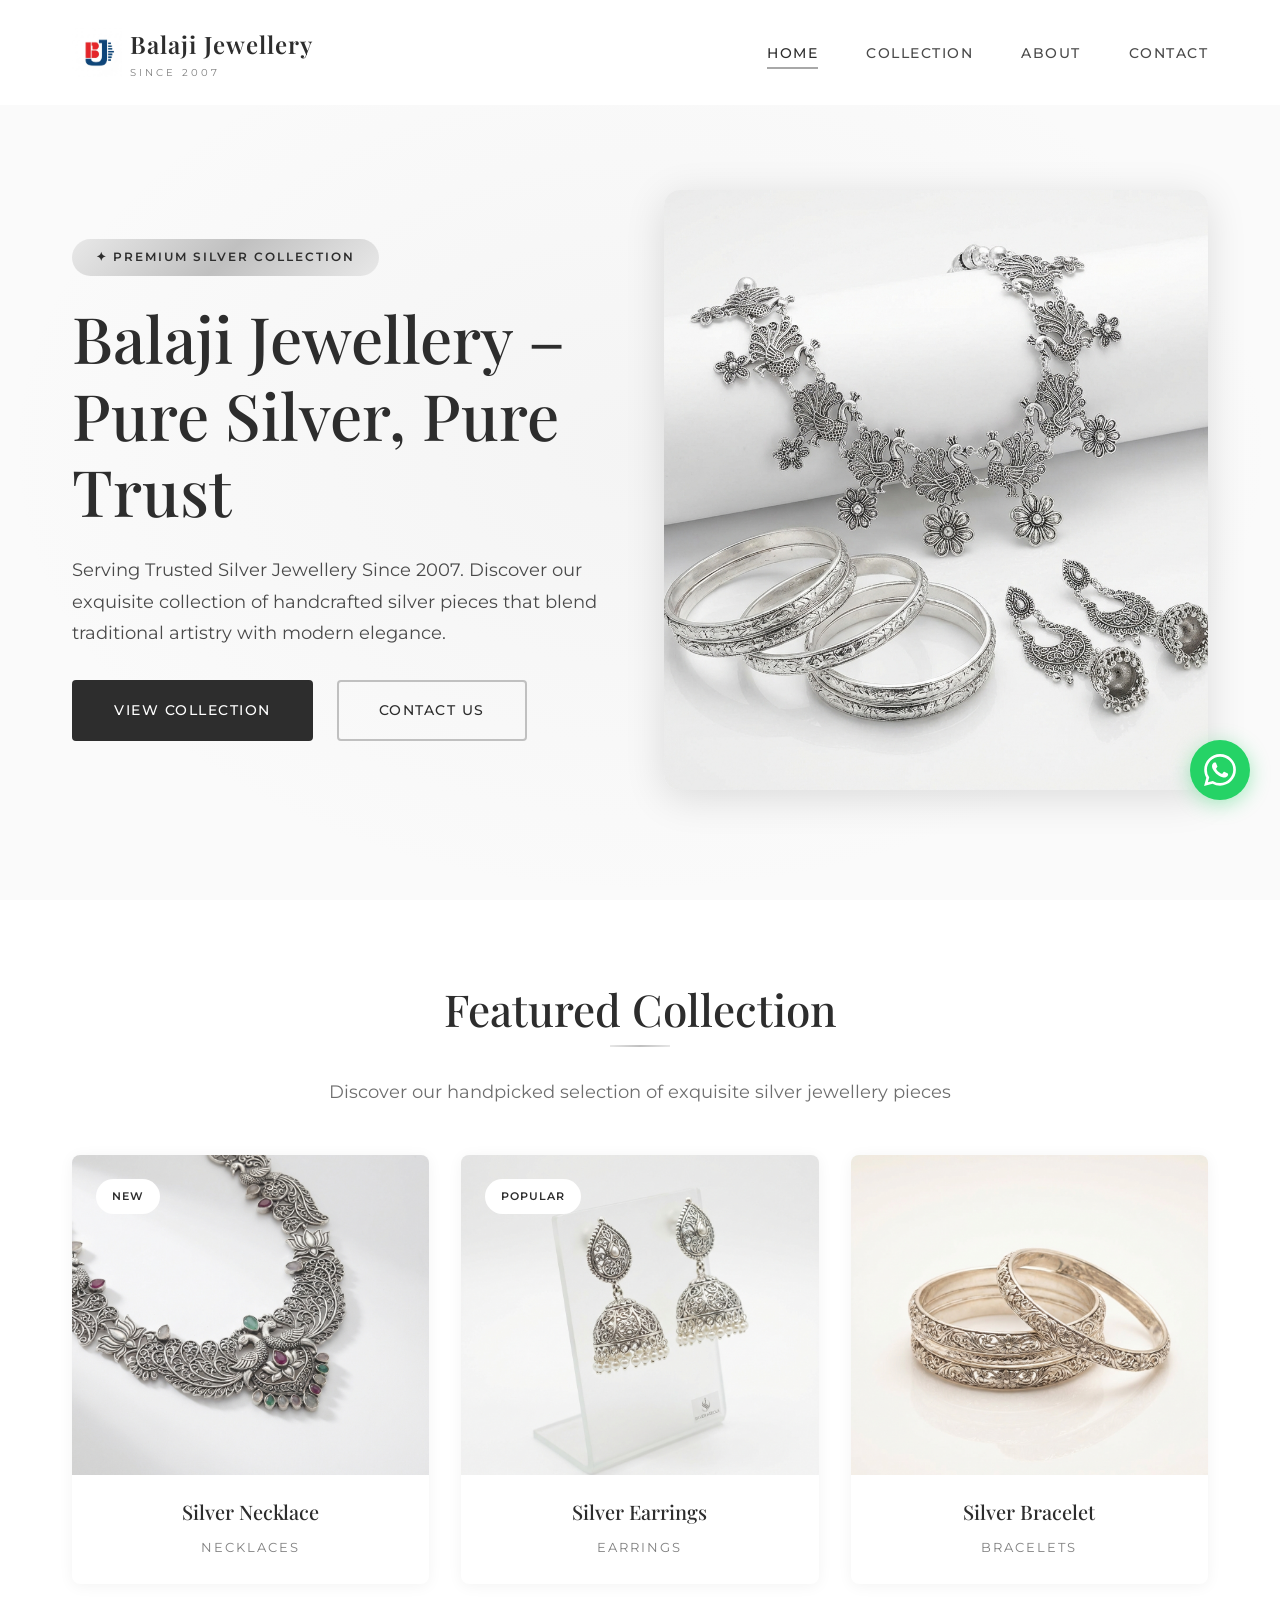
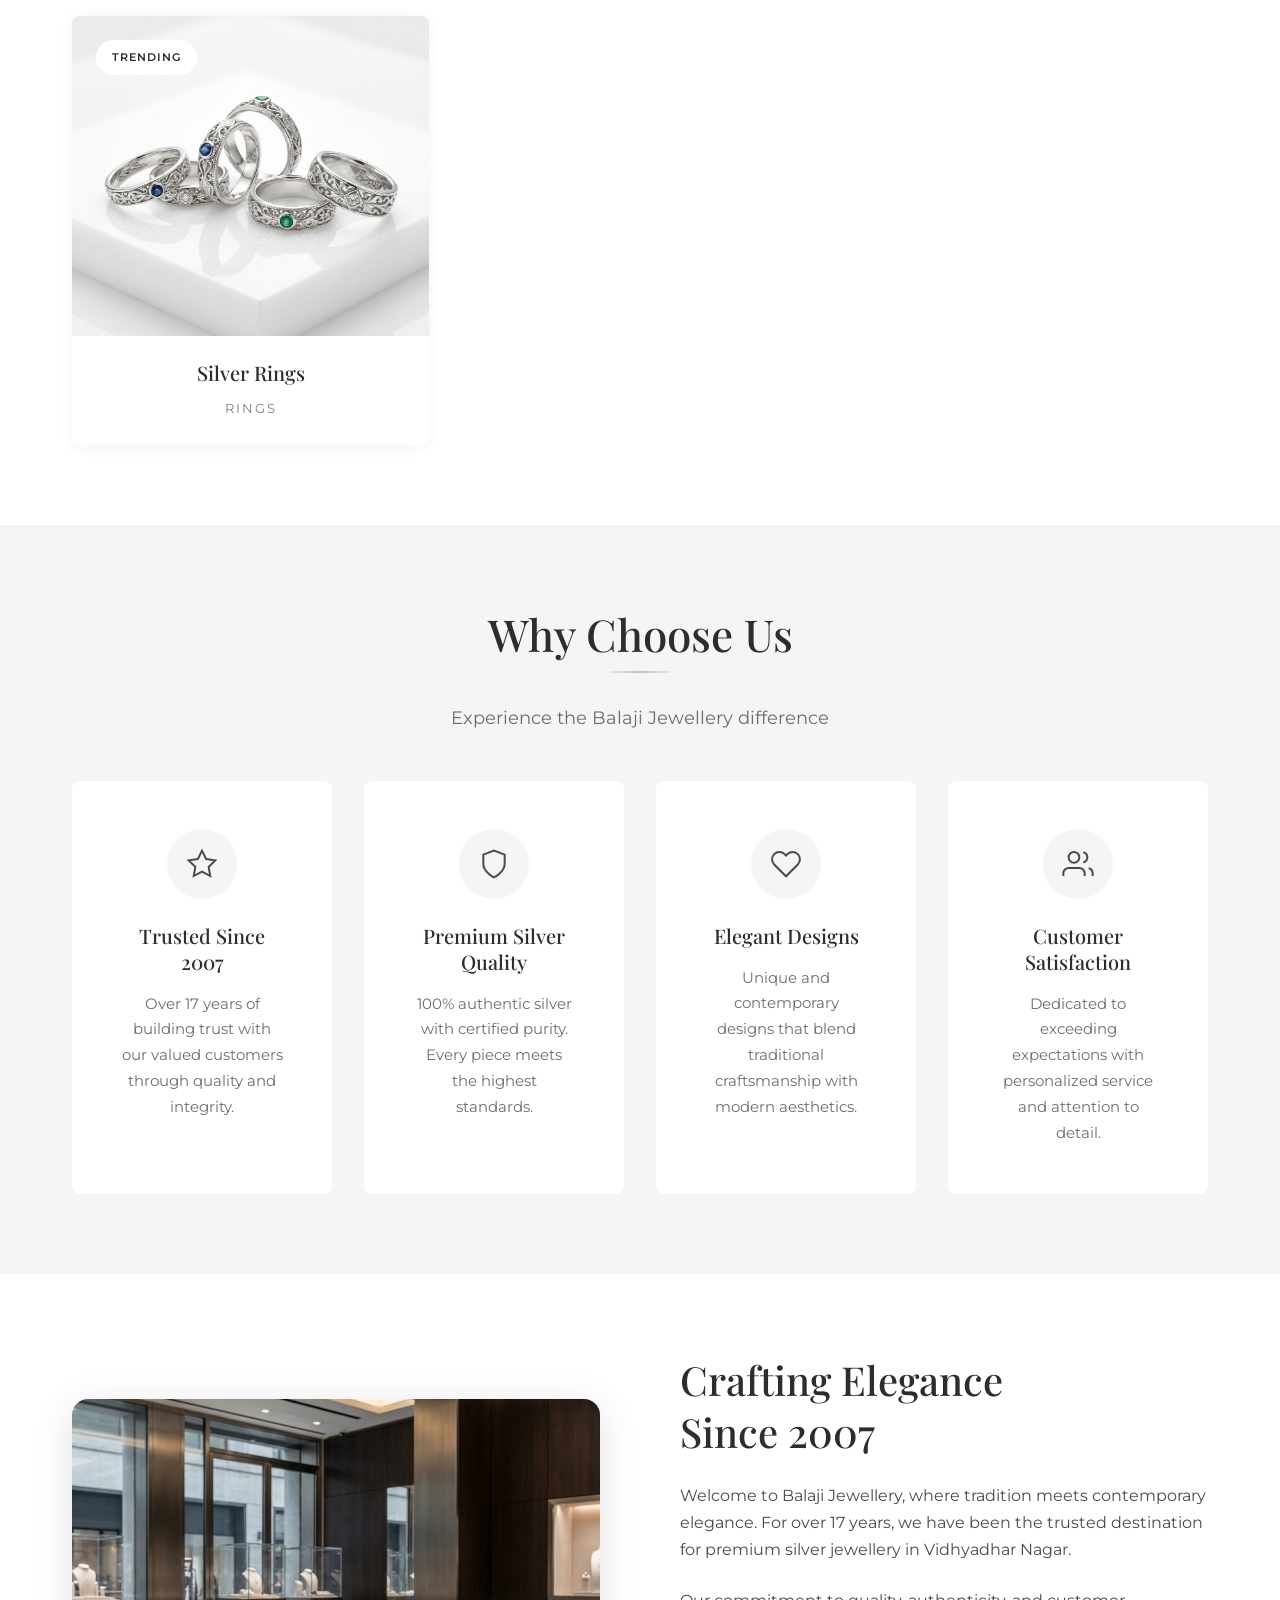
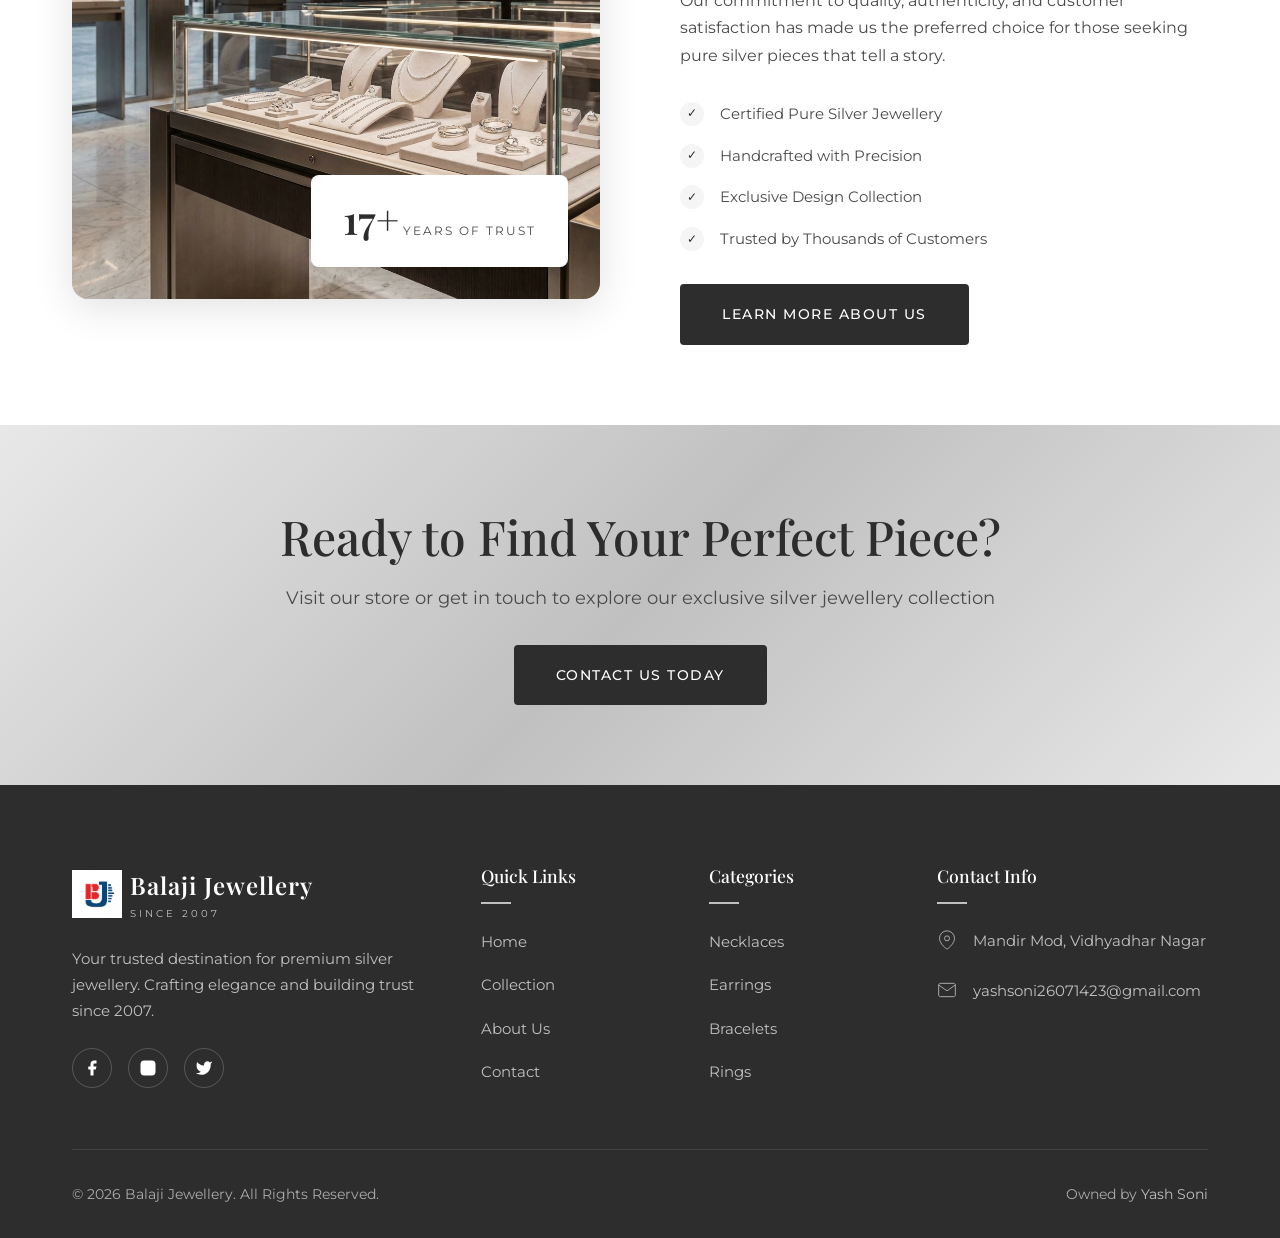
<file: index.html>
<!DOCTYPE html>
<html lang="en">

<head>
    <meta charset="UTF-8">
    <meta name="viewport" content="width=device-width, initial-scale=1.0">
    <meta name="description"
        content="Balaji Jewellery - Premium Silver Jewellery Shop in Vidhyadhar Nagar. Trusted since 2007 for pure silver jewellery with elegant designs.">
    <meta name="keywords"
        content="silver jewellery, Balaji Jewellery, pure silver, Vidhyadhar Nagar, silver rings, silver necklace, silver earrings">
    <meta name="author" content="Yash Soni">
    <title>Balaji Jewellery - Pure Silver, Pure Trust | Premium Silver Jewellery Since 2007</title>

    <!-- Favicon -->
    <link rel="icon" type="image/svg+xml"
        href="data:image/svg+xml,<svg xmlns='http://www.w3.org/2000/svg' viewBox='0 0 100 100'><text y='.9em' font-size='90'>💎</text></svg>">

    <!-- Google Fonts -->
    <link rel="preconnect" href="https://fonts.googleapis.com">
    <link rel="preconnect" href="https://fonts.gstatic.com" crossorigin>
    <link
        href="https://fonts.googleapis.com/css2?family=Montserrat:wght@300;400;500;600&family=Playfair+Display:wght@400;500;600;700&display=swap"
        rel="stylesheet">

    <!-- Stylesheets -->
    <link rel="stylesheet" href="css/style.css">
    <link rel="stylesheet" href="css/components.css">
    <link rel="stylesheet" href="css/responsive.css">
    <link rel="stylesheet" href="https://cdnjs.cloudflare.com/ajax/libs/animate.css/4.1.1/animate.min.css" />
</head>

<body>
    <!-- Page Loader -->
    <div class="page-loader">
        <div class="loader"></div>
    </div>

    <!-- Header -->
    <header class="header" id="header">
        <nav class="nav">
            <a href="index.html" class="logo">
                <div class="logo-icon"><img src="images/logo_j.jpg" alt=" Balaji_Jewellery_logo"></div>
                <div class="logo-text">
                    Balaji Jewellery
                    <span>Since 2007</span>
                </div>
            </a>

            <ul class="nav-menu" id="navMenu">
                <li><a href="index.html" class="nav-link active">Home</a></li>
                <li><a href="#collection" class="nav-link">Collection</a></li>
                <li><a href="about.html" class="nav-link">About</a></li>
                <li><a href="contact.html" class="nav-link">Contact</a></li>
            </ul>

            <button class="nav-toggle" id="navToggle" aria-label="Toggle navigation">
                <span></span>
                <span></span>
                <span></span>
            </button>
        </nav>
        <div class="nav-overlay" id="navOverlay"></div>
    </header>

    <!-- Hero Section -->
    <section class="hero" id="hero">
        <div class="hero-container">
            <div class="hero-content">
                <span class="hero-badge">✦ Premium Silver Collection</span>
                <h1 class="hero-title">Balaji Jewellery – <br>Pure Silver, Pure Trust</h1>
                <p class="hero-subtitle">Serving Trusted Silver Jewellery Since 2007. Discover our exquisite collection
                    of handcrafted silver pieces that blend traditional artistry with modern elegance.</p>
                <div class="hero-buttons">
                    <a href="#collection" class="btn btn-primary">View Collection</a>
                    <a href="contact.html" class="btn btn-secondary">Contact Us</a>
                </div>
            </div>
            <div class="hero-image">
                <div class="hero-image-wrapper">
                    <!-- Image Source: Local -->
                    <img src="images/hero.png"
                        alt="Premium Silver Jewellery Collection" loading="eager">
                </div>
            </div>
        </div>
    </section>

    <!-- Featured Collection Section -->
    <section class="section" id="collection">
        <div class="container">
            <div class="section-header fade-in">
                <h2 class="section-title">Featured Collection</h2>
                <p class="section-subtitle">Discover our handpicked selection of exquisite silver jewellery pieces</p>
            </div>

            <div class="collection-grid stagger-animation">
                <!-- Collection Card 1 -->
                <article class="collection-card">
                    <span class="collection-badge">New</span>
                    <div class="collection-card-image">
                        <!-- Image Source: Local -->
                        <img src="images/necklace.png"
                            alt="Silver Necklace" loading="lazy">
                        <div class="collection-card-overlay">
                            <a href="contact.html" class="btn btn-white">Enquire Now</a>
                        </div>
                    </div>
                    <div class="collection-card-content">
                        <h3 class="collection-card-title">Silver Necklace</h3>
                        <span class="collection-card-category">Necklaces</span>
                    </div>
                </article>

                <!-- Collection Card 2 -->
                <article class="collection-card">
                    <span class="collection-badge">Popular</span>
                    <div class="collection-card-image">
                        <!-- Image Source: Local -->
                        <img src="images/earrings.png"
                            alt="Silver Earrings" loading="lazy">
                        <div class="collection-card-overlay">
                            <a href="contact.html" class="btn btn-white">Enquire Now</a>
                        </div>
                    </div>
                    <div class="collection-card-content">
                        <h3 class="collection-card-title">Silver Earrings</h3>
                        <span class="collection-card-category">Earrings</span>
                    </div>
                </article>

                <!-- Collection Card 3 -->
                <article class="collection-card">
                    <div class="collection-card-image">
                        <!-- Image Source: Local -->
                        <img src="images/bangles.png"
                            alt="Silver Bracelet" loading="lazy">
                        <div class="collection-card-overlay">
                            <a href="contact.html" class="btn btn-white">Enquire Now</a>
                        </div>
                    </div>
                    <div class="collection-card-content">
                        <h3 class="collection-card-title">Silver Bracelet</h3>
                        <span class="collection-card-category">Bracelets</span>
                    </div>
                </article>

                <!-- Collection Card 4 -->
                <article class="collection-card">
                    <span class="collection-badge">Trending</span>
                    <div class="collection-card-image">
                        <!-- Image Source: Local -->
                        <img src="images/rings.png"
                            alt="Silver Rings" loading="lazy">
                        <div class="collection-card-overlay">
                            <a href="contact.html" class="btn btn-white">Enquire Now</a>
                        </div>
                    </div>
                    <div class="collection-card-content">
                        <h3 class="collection-card-title">Silver Rings</h3>
                        <span class="collection-card-category">Rings</span>
                    </div>
                </article>
            </div>
        </div>
    </section>

    <!-- Why Choose Us Section -->
    <section class="section why-choose">
        <div class="container">
            <div class="section-header fade-in">
                <h2 class="section-title">Why Choose Us</h2>
                <p class="section-subtitle">Experience the Balaji Jewellery difference</p>
            </div>

            <div class="features-grid stagger-animation">
                <!-- Feature 1 -->
                <div class="feature-card">
                    <div class="feature-icon">
                        <svg xmlns="http://www.w3.org/2000/svg" viewBox="0 0 24 24">
                            <path
                                d="M12 2L15.09 8.26L22 9.27L17 14.14L18.18 21.02L12 17.77L5.82 21.02L7 14.14L2 9.27L8.91 8.26L12 2Z" />
                        </svg>
                    </div>
                    <h3 class="feature-title">Trusted Since 2007</h3>
                    <p class="feature-description">Over 17 years of building trust with our valued customers through
                        quality and integrity.</p>
                </div>

                <!-- Feature 2 -->
                <div class="feature-card">
                    <div class="feature-icon">
                        <svg xmlns="http://www.w3.org/2000/svg" viewBox="0 0 24 24">
                            <path d="M12 22s8-4 8-10V5l-8-3-8 3v7c0 6 8 10 8 10z" />
                        </svg>
                    </div>
                    <h3 class="feature-title">Premium Silver Quality</h3>
                    <p class="feature-description">100% authentic silver with certified purity. Every piece meets the
                        highest standards.</p>
                </div>

                <!-- Feature 3 -->
                <div class="feature-card">
                    <div class="feature-icon">
                        <svg xmlns="http://www.w3.org/2000/svg" viewBox="0 0 24 24">
                            <path
                                d="M20.84 4.61a5.5 5.5 0 0 0-7.78 0L12 5.67l-1.06-1.06a5.5 5.5 0 0 0-7.78 7.78l1.06 1.06L12 21.23l7.78-7.78 1.06-1.06a5.5 5.5 0 0 0 0-7.78z" />
                        </svg>
                    </div>
                    <h3 class="feature-title">Elegant Designs</h3>
                    <p class="feature-description">Unique and contemporary designs that blend traditional craftsmanship
                        with modern aesthetics.</p>
                </div>

                <!-- Feature 4 -->
                <div class="feature-card">
                    <div class="feature-icon">
                        <svg xmlns="http://www.w3.org/2000/svg" viewBox="0 0 24 24">
                            <path d="M17 21v-2a4 4 0 0 0-4-4H5a4 4 0 0 0-4 4v2" />
                            <circle cx="9" cy="7" r="4" />
                            <path d="M23 21v-2a4 4 0 0 0-3-3.87" />
                            <path d="M16 3.13a4 4 0 0 1 0 7.75" />
                        </svg>
                    </div>
                    <h3 class="feature-title">Customer Satisfaction</h3>
                    <p class="feature-description">Dedicated to exceeding expectations with personalized service and
                        attention to detail.</p>
                </div>
            </div>
        </div>
    </section>

    <!-- About Preview Section -->
    <section class="section">
        <div class="container">
            <div class="about-preview">
                <div class="about-image fade-in">
                    <div class="about-image-wrapper">
                        <!-- Image Source: Local -->
                        <img src="images/about.png"
                            alt="Balaji Jewellery Store" loading="lazy">
                        <div class="about-image-badge">
                            <span class="number">17+</span>
                            <span class="text">Years of Trust</span>
                        </div>
                    </div>
                </div>
                <div class="about-content fade-in">
                    <h2>Crafting Elegance <br>Since 2007</h2>
                    <p>Welcome to Balaji Jewellery, where tradition meets contemporary elegance. For over 17 years, we
                        have been the trusted destination for premium silver jewellery in Vidhyadhar Nagar.</p>
                    <p>Our commitment to quality, authenticity, and customer satisfaction has made us the preferred
                        choice for those seeking pure silver pieces that tell a story.</p>
                    <ul class="about-list">
                        <li>Certified Pure Silver Jewellery</li>
                        <li>Handcrafted with Precision</li>
                        <li>Exclusive Design Collection</li>
                        <li>Trusted by Thousands of Customers</li>
                    </ul>
                    <a href="about.html" class="btn btn-primary">Learn More About Us</a>
                </div>
            </div>
        </div>
    </section>

    <!-- CTA Section -->
    <section class="cta">
        <div class="container">
            <div class="cta-content fade-in">
                <h2>Ready to Find Your Perfect Piece?</h2>
                <p>Visit our store or get in touch to explore our exclusive silver jewellery collection</p>
                <a href="contact.html" class="btn btn-primary">Contact Us Today</a>
            </div>
        </div>
    </section>

    <!-- Footer -->
    <footer class="footer">
        <div class="container">
            <div class="footer-grid">
                <div class="footer-brand">
                    <a href="index.html" class="logo">
                        <div class="logo-icon"><img src="images/logo_j.jpg" alt=" Balaji_Jewellery_logo"></div>
                        <div class="logo-text">
                            Balaji Jewellery
                            <span>Since 2007</span>
                        </div>
                    </a>
                    <p>Your trusted destination for premium silver jewellery. Crafting elegance and building trust since
                        2007.</p>
                    <!-- <div class="footer-social">
                        <a href="#" class="social-link" aria-label="Facebook">
                            <svg xmlns="http://www.w3.org/2000/svg" viewBox="0 0 24 24">
                                <path d="M18 2h-3a5 5 0 0 0-5 5v3H7v4h3v8h4v-8h3l1-4h-4V7a1 1 0 0 1 1-1h3z" />
                            </svg>
                        </a>
                        <a href="https://www.instagram.com/itx_yash_2649?igsh=djBuNnFnNWE1Ymtr" class="social-link" aria-label="Instagram">
                            <svg xmlns="http://www.w3.org/2000/svg" viewBox="0 0 24 24">
                                <rect x="2" y="2" width="20" height="20" rx="5" ry="5" />
                                <path d="M16 11.37A4 4 0 1 1 12.63 8 4 4 0 0 1 16 11.37z" />
                                <line x1="17.5" y1="6.5" x2="17.51" y2="6.5" />
                            </svg>
                        </a>
                        <a href="#" class="social-link" aria-label="Twitter">
                            <svg xmlns="http://www.w3.org/2000/svg" viewBox="0 0 24 24">
                                <path
                                    d="M23 3a10.9 10.9 0 0 1-3.14 1.53 4.48 4.48 0 0 0-7.86 3v1A10.66 10.66 0 0 1 3 4s-4 9 5 13a11.64 11.64 0 0 1-7 2c9 5 20 0 20-11.5a4.5 4.5 0 0 0-.08-.83A7.72 7.72 0 0 0 23 3z" />
                            </svg>
                        </a>
                    </div> -->

                    <div class="footer-social">
                        <a href="#" class="social-link facebook" aria-label="Facebook">
                            <svg xmlns="http://www.w3.org/2000/svg" viewBox="0 0 24 24" fill="currentColor">
                                <path d="M18 2h-3a5 5 0 0 0-5 5v3H7v4h3v8h4v-8h3l1-4h-4V7a1 1 0 0 1 1-1h3z" />
                            </svg>
                        </a>

                        <a href="https://www.instagram.com/itx_yash_2649?igsh=djBuNnFnNWE1Ymtr"
                            class="social-link instagram" aria-label="Instagram">
                            <svg xmlns="http://www.w3.org/2000/svg" viewBox="0 0 24 24" fill="currentColor">
                                <rect x="2" y="2" width="20" height="20" rx="5" ry="5" />
                                <path d="M16 11.37A4 4 0 1 1 12.63 8 4 4 0 0 1 16 11.37z" />
                                <line x1="17.5" y1="6.5" x2="17.51" y2="6.5" />
                            </svg>
                        </a>

                        <a href="#" class="social-link twitter" aria-label="Twitter">
                            <svg xmlns="http://www.w3.org/2000/svg" viewBox="0 0 24 24" fill="currentColor">
                                <path
                                    d="M23 3a10.9 10.9 0 0 1-3.14 1.53 4.48 4.48 0 0 0-7.86 3v1A10.66 10.66 0 0 1 3 4s-4 9 5 13a11.64 11.64 0 0 1-7 2c9 5 20 0 20-11.5a4.5 4.5 0 0 0-.08-.83A7.72 7.72 0 0 0 23 3z" />
                            </svg>
                        </a>
                    </div>

                </div>

                <div class="footer-links-section">
                    <h4 class="footer-heading">Quick Links</h4>
                    <ul class="footer-links">
                        <li><a href="index.html">Home</a></li>
                        <li><a href="#collection">Collection</a></li>
                        <li><a href="about.html">About Us</a></li>
                        <li><a href="contact.html">Contact</a></li>
                    </ul>
                </div>

                <div class="footer-links-section">
                    <h4 class="footer-heading">Categories</h4>
                    <ul class="footer-links">
                        <li><a href="contact.html">Necklaces</a></li>
                        <li><a href="contact.html">Earrings</a></li>
                        <li><a href="contact.html">Bracelets</a></li>
                        <li><a href="contact.html">Rings</a></li>
                    </ul>
                </div>

                <div class="footer-contact">
                    <h4 class="footer-heading">Contact Info</h4>
                    <div class="footer-contact-item">
                        <svg xmlns="http://www.w3.org/2000/svg" viewBox="0 0 24 24">
                            <path d="M21 10c0 7-9 13-9 13s-9-6-9-13a9 9 0 0 1 18 0z" />
                            <circle cx="12" cy="10" r="3" />
                        </svg>
                        <span>Mandir Mod, Vidhyadhar Nagar</span>
                    </div>
                    <div class="footer-contact-item">
                        <svg xmlns="http://www.w3.org/2000/svg" viewBox="0 0 24 24">
                            <path d="M4 4h16c1.1 0 2 .9 2 2v12c0 1.1-.9 2-2 2H4c-1.1 0-2-.9-2-2V6c0-1.1.9-2 2-2z" />
                            <polyline points="22,6 12,13 2,6" />
                        </svg>
                        <a href="mailto:yashsoni26071423@gmail.com">yashsoni26071423@gmail.com</a>
                    </div>
                </div>
            </div>

            <div class="footer-bottom">
                <p class="footer-copyright">© 2026 Balaji Jewellery. All Rights Reserved.</p>
                <p class="footer-owner">Owned by <span>Yash Soni</span></p>
            </div>
        </div>
    </footer>

    <!-- WhatsApp Floating Button -->
    <a href="https://wa.me/919413907472?text=Hello! I'm interested in your silver jewellery collection."
        class="whatsapp-btn" target="_blank" rel="noopener noreferrer" aria-label="Chat on WhatsApp">
        <svg xmlns="http://www.w3.org/2000/svg" viewBox="0 0 24 24">
            <path
                d="M17.472 14.382c-.297-.149-1.758-.867-2.03-.967-.273-.099-.471-.148-.67.15-.197.297-.767.966-.94 1.164-.173.199-.347.223-.644.075-.297-.15-1.255-.463-2.39-1.475-.883-.788-1.48-1.761-1.653-2.059-.173-.297-.018-.458.13-.606.134-.133.298-.347.446-.52.149-.174.198-.298.298-.497.099-.198.05-.371-.025-.52-.075-.149-.669-1.612-.916-2.207-.242-.579-.487-.5-.669-.51-.173-.008-.371-.01-.57-.01-.198 0-.52.074-.792.372-.272.297-1.04 1.016-1.04 2.479 0 1.462 1.065 2.875 1.213 3.074.149.198 2.096 3.2 5.077 4.487.709.306 1.262.489 1.694.625.712.227 1.36.195 1.871.118.571-.085 1.758-.719 2.006-1.413.248-.694.248-1.289.173-1.413-.074-.124-.272-.198-.57-.347m-5.421 7.403h-.004a9.87 9.87 0 01-5.031-1.378l-.361-.214-3.741.982.998-3.648-.235-.374a9.86 9.86 0 01-1.51-5.26c.001-5.45 4.436-9.884 9.888-9.884 2.64 0 5.122 1.03 6.988 2.898a9.825 9.825 0 012.893 6.994c-.003 5.45-4.437 9.884-9.885 9.884m8.413-18.297A11.815 11.815 0 0012.05 0C5.495 0 .16 5.335.157 11.892c0 2.096.547 4.142 1.588 5.945L.057 24l6.305-1.654a11.882 11.882 0 005.683 1.448h.005c6.554 0 11.89-5.335 11.893-11.893a11.821 11.821 0 00-3.48-8.413z" />
        </svg>
    </a>




    <!-- Scroll to Top Button -->
    <button class="scroll-top" id="scrollTop" aria-label="Scroll to top">
        <svg xmlns="http://www.w3.org/2000/svg" viewBox="0 0 24 24">
            <polyline points="18 15 12 9 6 15" />
        </svg>
    </button>

    <!-- JavaScript -->
    <script src="js/script.js"></script>
</body>

</html>
</file>
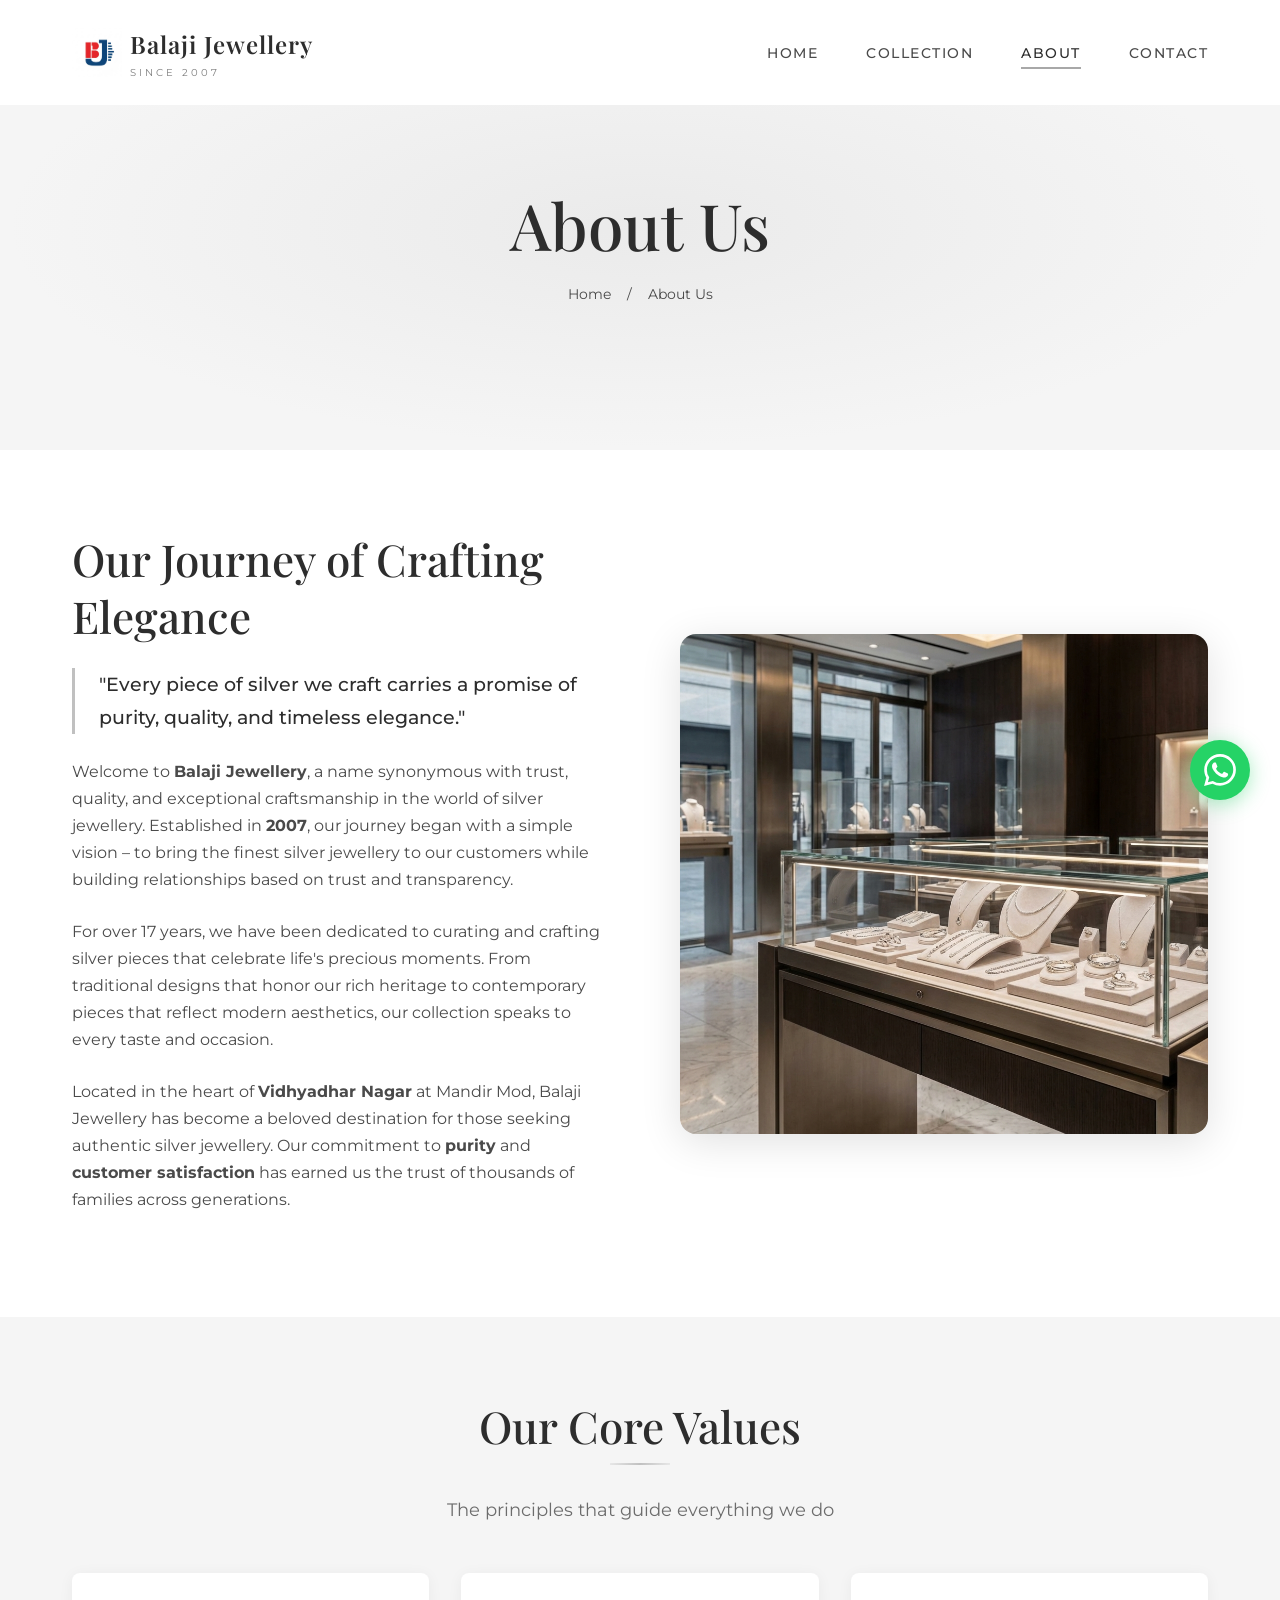
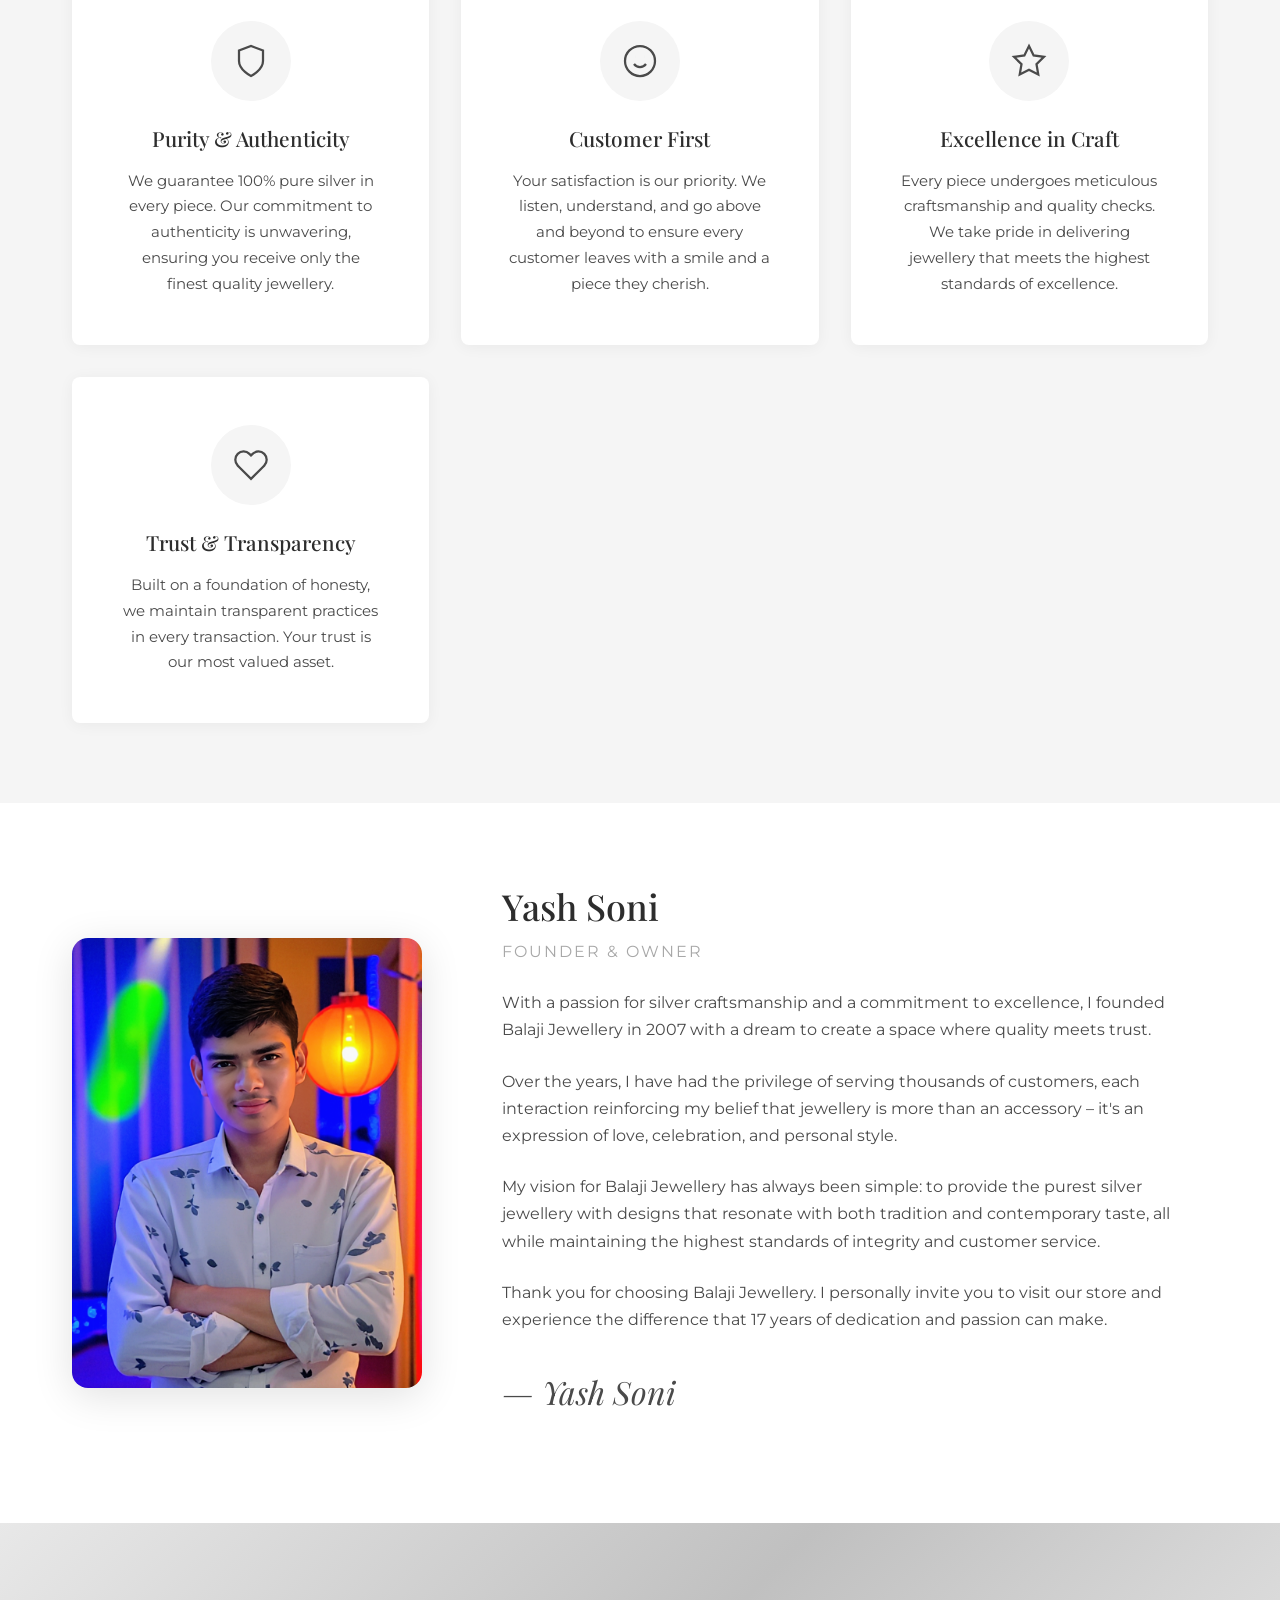
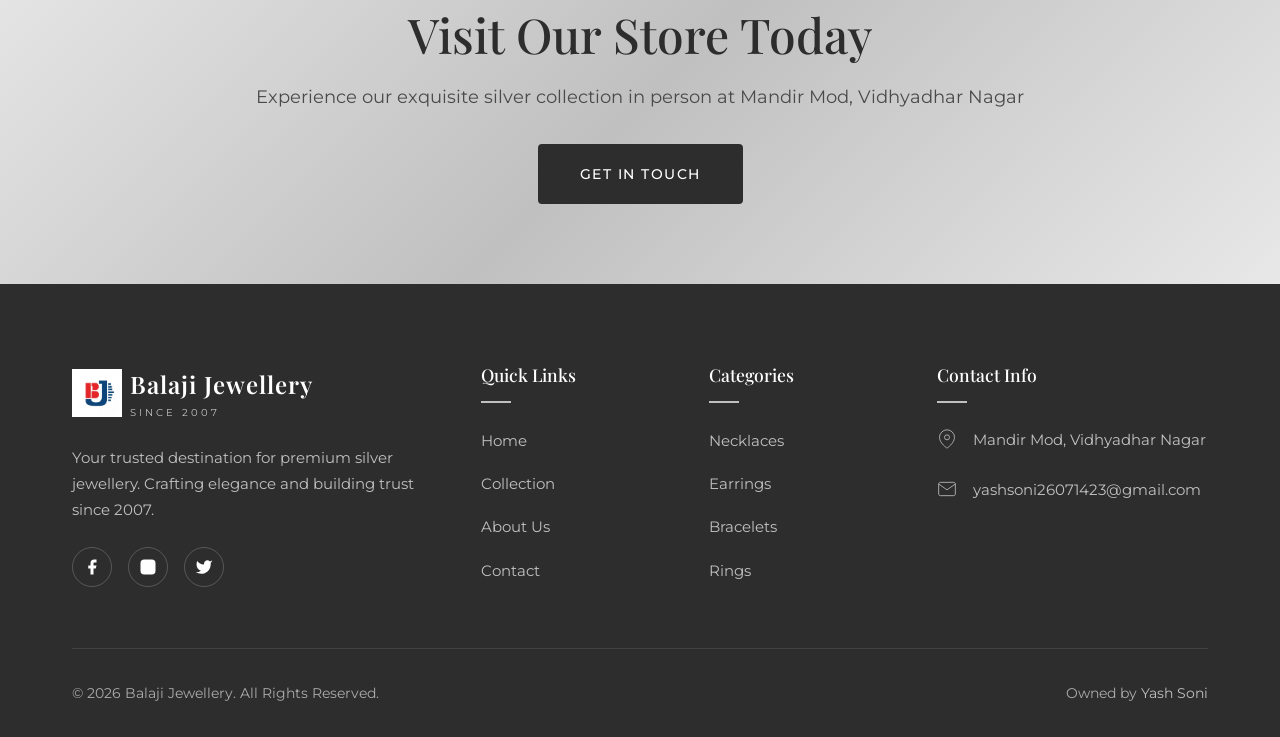
<file: about.html>
<!DOCTYPE html>
<html lang="en">

<head>
    <meta charset="UTF-8">
    <meta name="viewport" content="width=device-width, initial-scale=1.0">
    <meta name="description"
        content="Learn about Balaji Jewellery - Established in 2007, owned by Yash Soni. Discover our story of crafting premium silver jewellery with trust and quality.">
    <meta name="keywords" content="about Balaji Jewellery, Yash Soni, silver jewellery history, trusted jeweller">
    <meta name="author" content="Yash Soni">
    <title>About Us - Balaji Jewellery | Our Story Since 2007</title>

    <!-- Favicon -->
    <link rel="icon" type="image/svg+xml"
        href="data:image/svg+xml,<svg xmlns='http://www.w3.org/2000/svg' viewBox='0 0 100 100'><text y='.9em' font-size='90'>💎</text></svg>">

    <!-- Google Fonts -->
    <link rel="preconnect" href="https://fonts.googleapis.com">
    <link rel="preconnect" href="https://fonts.gstatic.com" crossorigin>
    <link
        href="https://fonts.googleapis.com/css2?family=Montserrat:wght@300;400;500;600&family=Playfair+Display:wght@400;500;600;700&display=swap"
        rel="stylesheet">

    <!-- Stylesheets -->
    <link rel="stylesheet" href="css/style.css">
    <link rel="stylesheet" href="css/components.css">
    <link rel="stylesheet" href="css/responsive.css">
</head>

<body>
    <!-- Page Loader -->
    <div class="page-loader">
        <div class="loader"></div>
    </div>

    <!-- Header -->
    <header class="header" id="header">
        <nav class="nav">
            <a href="index.html" class="logo">
                <div class="logo-icon"><img src="images/logo_j.jpg" alt=" Balaji_Jewellery_logo"></div>
                <div class="logo-text">
                    Balaji Jewellery
                    <span>Since 2007</span>
                </div>
            </a>

            <ul class="nav-menu" id="navMenu">
                <li><a href="index.html" class="nav-link">Home</a></li>
                <li><a href="index.html#collection" class="nav-link">Collection</a></li>
                <li><a href="about.html" class="nav-link active">About</a></li>
                <li><a href="contact.html" class="nav-link">Contact</a></li>
            </ul>

            <button class="nav-toggle" id="navToggle" aria-label="Toggle navigation">
                <span></span>
                <span></span>
                <span></span>
            </button>
        </nav>
        <div class="nav-overlay" id="navOverlay"></div>
    </header>

    <!-- Page Hero -->
    <section class="page-hero">
        <div class="page-hero-content">
            <h1>About Us</h1>
            <div class="breadcrumb">
                <a href="index.html">Home</a>
                <span>/</span>
                <span>About Us</span>
            </div>
        </div>
    </section>

    <!-- Our Story Section -->
    <section class="section about-story">
        <div class="container">
            <div class="about-story-grid">
                <div class="about-story-content fade-in">
                    <h2>Our Journey of Crafting Elegance</h2>
                    <p class="highlight">"Every piece of silver we craft carries a promise of purity, quality, and
                        timeless elegance."</p>
                    <p>Welcome to <strong>Balaji Jewellery</strong>, a name synonymous with trust, quality, and
                        exceptional craftsmanship in the world of silver jewellery. Established in
                        <strong>2007</strong>, our journey began with a simple vision – to bring the finest silver
                        jewellery to our customers while building relationships based on trust and transparency.
                    </p>
                    <p>For over 17 years, we have been dedicated to curating and crafting silver pieces that celebrate
                        life's precious moments. From traditional designs that honor our rich heritage to contemporary
                        pieces that reflect modern aesthetics, our collection speaks to every taste and occasion.</p>
                    <p>Located in the heart of <strong>Vidhyadhar Nagar</strong> at Mandir Mod, Balaji Jewellery has
                        become a beloved destination for those seeking authentic silver jewellery. Our commitment to
                        <strong>purity</strong> and <strong>customer satisfaction</strong> has earned us the trust of
                        thousands of families across generations.
                    </p>
                </div>
                <div class="about-story-image fade-in">
                    <!-- Image Source: Local -->
                    <img src="images/about.png"
                        alt="Silver Jewellery Craftsmanship" loading="lazy">
                </div>
            </div>
        </div>
    </section>

    <!-- Our Values Section -->
    <section class="section values-section">
        <div class="container">
            <div class="section-header fade-in">
                <h2 class="section-title">Our Core Values</h2>
                <p class="section-subtitle">The principles that guide everything we do</p>
            </div>

            <div class="values-grid stagger-animation">
                <!-- Value 1 -->
                <div class="value-card">
                    <div class="value-icon">
                        <svg xmlns="http://www.w3.org/2000/svg" viewBox="0 0 24 24">
                            <path d="M12 22s8-4 8-10V5l-8-3-8 3v7c0 6 8 10 8 10z" />
                        </svg>
                    </div>
                    <h3>Purity & Authenticity</h3>
                    <p>We guarantee 100% pure silver in every piece. Our commitment to authenticity is unwavering,
                        ensuring you receive only the finest quality jewellery.</p>
                </div>

                <!-- Value 2 -->
                <div class="value-card">
                    <div class="value-icon">
                        <svg xmlns="http://www.w3.org/2000/svg" viewBox="0 0 24 24">
                            <circle cx="12" cy="12" r="10" />
                            <path d="M8 14s1.5 2 4 2 4-2 4-2" />
                            <line x1="9" y1="9" x2="9.01" y2="9" />
                            <line x1="15" y1="9" x2="15.01" y2="9" />
                        </svg>
                    </div>
                    <h3>Customer First</h3>
                    <p>Your satisfaction is our priority. We listen, understand, and go above and beyond to ensure every
                        customer leaves with a smile and a piece they cherish.</p>
                </div>

                <!-- Value 3 -->
                <div class="value-card">
                    <div class="value-icon">
                        <svg xmlns="http://www.w3.org/2000/svg" viewBox="0 0 24 24">
                            <polygon
                                points="12 2 15.09 8.26 22 9.27 17 14.14 18.18 21.02 12 17.77 5.82 21.02 7 14.14 2 9.27 8.91 8.26 12 2" />
                        </svg>
                    </div>
                    <h3>Excellence in Craft</h3>
                    <p>Every piece undergoes meticulous craftsmanship and quality checks. We take pride in delivering
                        jewellery that meets the highest standards of excellence.</p>
                </div>

                <!-- Value 4 -->
                <div class="value-card">
                    <div class="value-icon">
                        <svg xmlns="http://www.w3.org/2000/svg" viewBox="0 0 24 24">
                            <path
                                d="M20.84 4.61a5.5 5.5 0 0 0-7.78 0L12 5.67l-1.06-1.06a5.5 5.5 0 0 0-7.78 7.78l1.06 1.06L12 21.23l7.78-7.78 1.06-1.06a5.5 5.5 0 0 0 0-7.78z" />
                        </svg>
                    </div>
                    <h3>Trust & Transparency</h3>
                    <p>Built on a foundation of honesty, we maintain transparent practices in every transaction. Your
                        trust is our most valued asset.</p>
                </div>
            </div>
        </div>
    </section>

    <!-- https://images.unsplash.com/photo-1507003211169-0a1dd7228f2d?w=600&q=80 -->
    <!-- Owner Section -->
    <section class="section owner-section">
        <div class="container">
            <div class="owner-grid">
                <div class="owner-image fade-in">
                    <div class="owner-image-wrapper">
                        <!-- Image Source: Unsplash - Free to use (Professional portrait placeholder) -->
                        <img src="images/rkimgj.png"
                            alt="Yash Soni - Owner of Balaji Jewellery" loading="lazy">
                    </div>
                </div>
                <div class="owner-content fade-in">
                    <h2>Yash Soni</h2>
                    <p class="designation">Founder & Owner</p>
                    <p>With a passion for silver craftsmanship and a commitment to excellence, I founded Balaji
                        Jewellery in 2007 with a dream to create a space where quality meets trust.</p>
                    <p>Over the years, I have had the privilege of serving thousands of customers, each interaction
                        reinforcing my belief that jewellery is more than an accessory – it's an expression of love,
                        celebration, and personal style.</p>
                    <p>My vision for Balaji Jewellery has always been simple: to provide the purest silver jewellery
                        with designs that resonate with both tradition and contemporary taste, all while maintaining the
                        highest standards of integrity and customer service.</p>
                    <p>Thank you for choosing Balaji Jewellery. I personally invite you to visit our store and
                        experience the difference that 17 years of dedication and passion can make.</p>
                    <p class="owner-signature">— Yash Soni</p>
                </div>
            </div>
        </div>
    </section>

    <!-- CTA Section -->
    <section class="cta">
        <div class="container">
            <div class="cta-content fade-in">
                <h2>Visit Our Store Today</h2>
                <p>Experience our exquisite silver collection in person at Mandir Mod, Vidhyadhar Nagar</p>
                <a href="contact.html" class="btn btn-primary">Get in Touch</a>
            </div>
        </div>
    </section>

    <!-- Footer -->
    <footer class="footer">
        <div class="container">
            <div class="footer-grid">
                <div class="footer-brand">
                    <a href="index.html" class="logo">
                        <div class="logo-icon"><img src="images/logo_j.jpg" alt=" Balaji_Jewellery_logo"></div>
                        <div class="logo-text">
                            Balaji Jewellery
                            <span>Since 2007</span>
                        </div>
                    </a>
                    <p>Your trusted destination for premium silver jewellery. Crafting elegance and building trust since
                        2007.</p>
                    <div class="footer-social">
                        <a href="#" class="social-link facebook" aria-label="Facebook">
                            <svg xmlns="http://www.w3.org/2000/svg" viewBox="0 0 24 24" fill="currentColor">
                                <path d="M18 2h-3a5 5 0 0 0-5 5v3H7v4h3v8h4v-8h3l1-4h-4V7a1 1 0 0 1 1-1h3z" />
                            </svg>
                        </a>

                        <a href="https://www.instagram.com/itx_yash_2649?igsh=djBuNnFnNWE1Ymtr"
                            class="social-link instagram" aria-label="Instagram">
                            <svg xmlns="http://www.w3.org/2000/svg" viewBox="0 0 24 24" fill="currentColor">
                                <rect x="2" y="2" width="20" height="20" rx="5" ry="5" />
                                <path d="M16 11.37A4 4 0 1 1 12.63 8 4 4 0 0 1 16 11.37z" />
                                <line x1="17.5" y1="6.5" x2="17.51" y2="6.5" />
                            </svg>
                        </a>

                        <a href="#" class="social-link twitter" aria-label="Twitter">
                            <svg xmlns="http://www.w3.org/2000/svg" viewBox="0 0 24 24" fill="currentColor">
                                <path
                                    d="M23 3a10.9 10.9 0 0 1-3.14 1.53 4.48 4.48 0 0 0-7.86 3v1A10.66 10.66 0 0 1 3 4s-4 9 5 13a11.64 11.64 0 0 1-7 2c9 5 20 0 20-11.5a4.5 4.5 0 0 0-.08-.83A7.72 7.72 0 0 0 23 3z" />
                            </svg>
                        </a>
                    </div>
                </div>

                <div class="footer-links-section">
                    <h4 class="footer-heading">Quick Links</h4>
                    <ul class="footer-links">
                        <li><a href="index.html">Home</a></li>
                        <li><a href="index.html#collection">Collection</a></li>
                        <li><a href="about.html">About Us</a></li>
                        <li><a href="contact.html">Contact</a></li>
                    </ul>
                </div>

                <div class="footer-links-section">
                    <h4 class="footer-heading">Categories</h4>
                    <ul class="footer-links">
                        <li><a href="contact.html">Necklaces</a></li>
                        <li><a href="contact.html">Earrings</a></li>
                        <li><a href="contact.html">Bracelets</a></li>
                        <li><a href="contact.html">Rings</a></li>
                    </ul>
                </div>

                <div class="footer-contact">
                    <h4 class="footer-heading">Contact Info</h4>
                    <div class="footer-contact-item">
                        <svg xmlns="http://www.w3.org/2000/svg" viewBox="0 0 24 24">
                            <path d="M21 10c0 7-9 13-9 13s-9-6-9-13a9 9 0 0 1 18 0z" />
                            <circle cx="12" cy="10" r="3" />
                        </svg>
                        <span>Mandir Mod, Vidhyadhar Nagar</span>
                    </div>
                    <div class="footer-contact-item">
                        <svg xmlns="http://www.w3.org/2000/svg" viewBox="0 0 24 24">
                            <path d="M4 4h16c1.1 0 2 .9 2 2v12c0 1.1-.9 2-2 2H4c-1.1 0-2-.9-2-2V6c0-1.1.9-2 2-2z" />
                            <polyline points="22,6 12,13 2,6" />
                        </svg>
                        <a href="mailto:yashsoni26071423@gmail.com">yashsoni26071423@gmail.com</a>
                    </div>
                </div>
            </div>

            <div class="footer-bottom">
                <p class="footer-copyright">© 2026 Balaji Jewellery. All Rights Reserved.</p>
                <p class="footer-owner">Owned by <span>Yash Soni</span></p>
            </div>
        </div>
    </footer>

    <!-- WhatsApp Floating Button -->
    <a href="https://wa.me/919413907472?text=Hello! I'm interested in your silver jewellery collection."
        class="whatsapp-btn" target="_blank" rel="noopener noreferrer" aria-label="Chat on WhatsApp">
        <svg xmlns="http://www.w3.org/2000/svg" viewBox="0 0 24 24">
            <path
                d="M17.472 14.382c-.297-.149-1.758-.867-2.03-.967-.273-.099-.471-.148-.67.15-.197.297-.767.966-.94 1.164-.173.199-.347.223-.644.075-.297-.15-1.255-.463-2.39-1.475-.883-.788-1.48-1.761-1.653-2.059-.173-.297-.018-.458.13-.606.134-.133.298-.347.446-.52.149-.174.198-.298.298-.497.099-.198.05-.371-.025-.52-.075-.149-.669-1.612-.916-2.207-.242-.579-.487-.5-.669-.51-.173-.008-.371-.01-.57-.01-.198 0-.52.074-.792.372-.272.297-1.04 1.016-1.04 2.479 0 1.462 1.065 2.875 1.213 3.074.149.198 2.096 3.2 5.077 4.487.709.306 1.262.489 1.694.625.712.227 1.36.195 1.871.118.571-.085 1.758-.719 2.006-1.413.248-.694.248-1.289.173-1.413-.074-.124-.272-.198-.57-.347m-5.421 7.403h-.004a9.87 9.87 0 01-5.031-1.378l-.361-.214-3.741.982.998-3.648-.235-.374a9.86 9.86 0 01-1.51-5.26c.001-5.45 4.436-9.884 9.888-9.884 2.64 0 5.122 1.03 6.988 2.898a9.825 9.825 0 012.893 6.994c-.003 5.45-4.437 9.884-9.885 9.884m8.413-18.297A11.815 11.815 0 0012.05 0C5.495 0 .16 5.335.157 11.892c0 2.096.547 4.142 1.588 5.945L.057 24l6.305-1.654a11.882 11.882 0 005.683 1.448h.005c6.554 0 11.89-5.335 11.893-11.893a11.821 11.821 0 00-3.48-8.413z" />
        </svg>
    </a>

    <!-- Scroll to Top Button -->
    <button class="scroll-top" id="scrollTop" aria-label="Scroll to top">
        <svg xmlns="http://www.w3.org/2000/svg" viewBox="0 0 24 24">
            <polyline points="18 15 12 9 6 15" />
        </svg>
    </button>

    <!-- JavaScript -->
    <script src="js/script.js"></script>
</body>

</html>
</file>
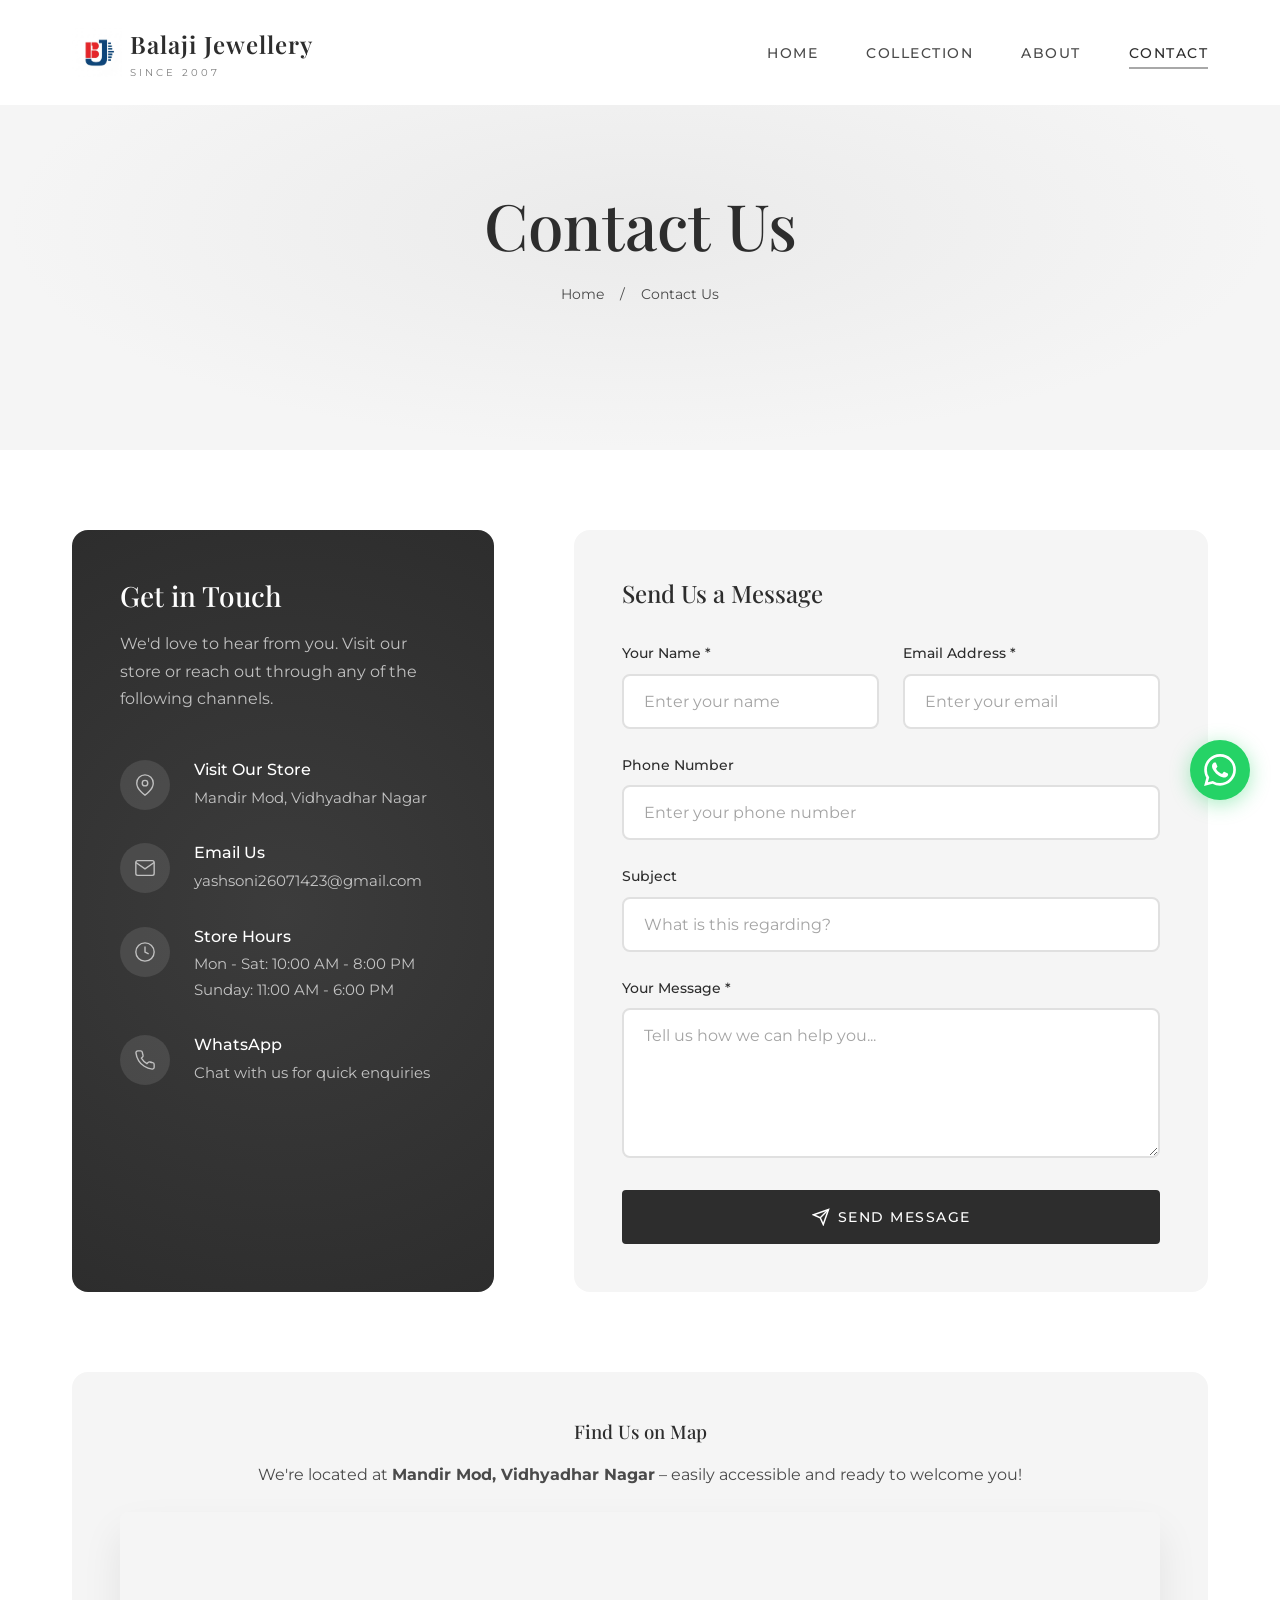
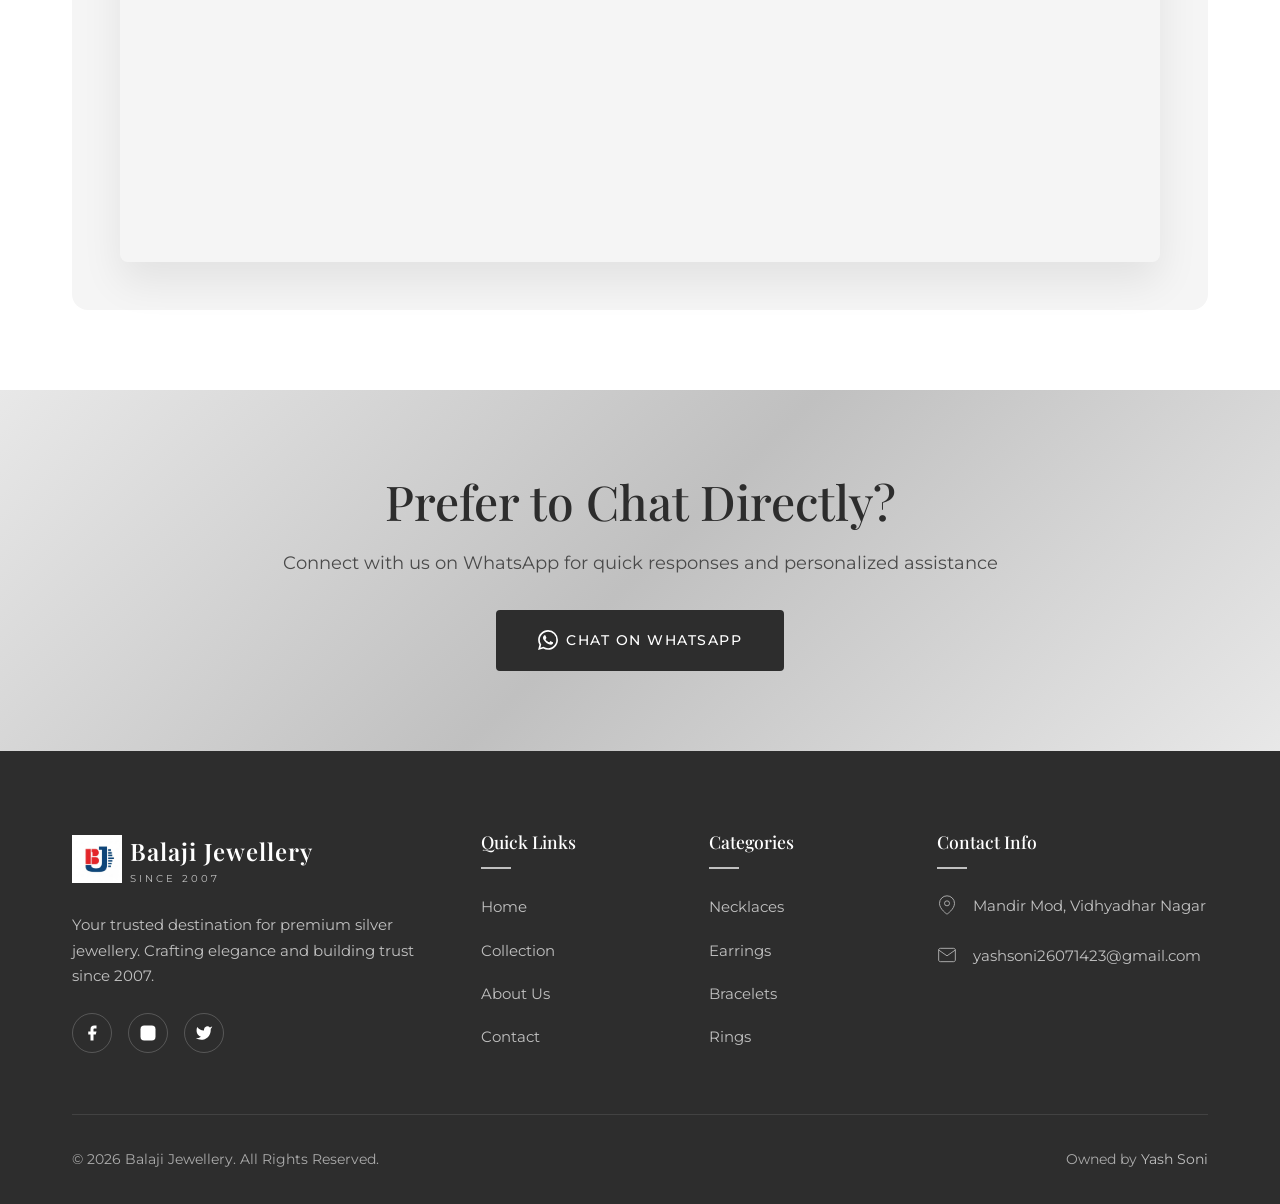
<file: contact.html>
<!DOCTYPE html>
<html lang="en">

<head>
    <meta charset="UTF-8">
    <meta name="viewport" content="width=device-width, initial-scale=1.0">
    <meta name="description"
        content="Contact Balaji Jewellery - Visit us at Mandir Mod, Vidhyadhar Nagar or reach out via email. We'd love to hear from you!">
    <meta name="keywords" content="contact Balaji Jewellery, jewellery shop Vidhyadhar Nagar, silver jewellery enquiry">
    <meta name="author" content="Yash Soni">
    <title>Contact Us - Balaji Jewellery | Visit Our Store</title>

    <!-- Favicon -->
    <link rel="icon" type="image/svg+xml"
        href="data:image/svg+xml,<svg xmlns='http://www.w3.org/2000/svg' viewBox='0 0 100 100'><text y='.9em' font-size='90'>💎</text></svg>">

    <!-- Google Fonts -->
    <link rel="preconnect" href="https://fonts.googleapis.com">
    <link rel="preconnect" href="https://fonts.gstatic.com" crossorigin>
    <link
        href="https://fonts.googleapis.com/css2?family=Montserrat:wght@300;400;500;600&family=Playfair+Display:wght@400;500;600;700&display=swap"
        rel="stylesheet">

    <!-- Stylesheets -->
    <link rel="stylesheet" href="css/style.css">
    <link rel="stylesheet" href="css/components.css">
    <link rel="stylesheet" href="css/responsive.css">
</head>

<body>
    <!-- Page Loader -->
    <div class="page-loader">
        <div class="loader"></div>
    </div>

    <!-- Header -->
    <header class="header" id="header">
        <nav class="nav">
            <a href="index.html" class="logo">
                <div class="logo-icon"><img src="images/logo_j.jpg" alt=" Balaji_Jewellery_logo"></div>
                <div class="logo-text">
                    Balaji Jewellery
                    <span>Since 2007</span>
                </div>
            </a>

            <ul class="nav-menu" id="navMenu">
                <li><a href="index.html" class="nav-link">Home</a></li>
                <li><a href="index.html#collection" class="nav-link">Collection</a></li>
                <li><a href="about.html" class="nav-link">About</a></li>
                <li><a href="contact.html" class="nav-link active">Contact</a></li>
            </ul>

            <button class="nav-toggle" id="navToggle" aria-label="Toggle navigation">
                <span></span>
                <span></span>
                <span></span>
            </button>
        </nav>
        <div class="nav-overlay" id="navOverlay"></div>
    </header>

    <!-- Page Hero -->
    <section class="page-hero">
        <div class="page-hero-content">
            <h1>Contact Us</h1>
            <div class="breadcrumb">
                <a href="index.html">Home</a>
                <span>/</span>
                <span>Contact Us</span>
            </div>
        </div>
    </section>

    <!-- Contact Section -->
    <section class="section contact-section">
        <div class="container">
            <div class="contact-grid">
                <!-- Contact Information -->
                <div class="contact-info-card fade-in">
                    <h3>Get in Touch</h3>
                    <p>We'd love to hear from you. Visit our store or reach out through any of the following channels.
                    </p>

                    <div class="contact-info-item">
                        <div class="contact-info-icon">
                            <svg xmlns="http://www.w3.org/2000/svg" viewBox="0 0 24 24">
                                <path d="M21 10c0 7-9 13-9 13s-9-6-9-13a9 9 0 0 1 18 0z" />
                                <circle cx="12" cy="10" r="3" />
                            </svg>
                        </div>
                        <div class="contact-info-text">
                            <h4>Visit Our Store</h4>
                            <p>Mandir Mod, Vidhyadhar Nagar</p>
                        </div>
                    </div>

                    <div class="contact-info-item">
                        <div class="contact-info-icon">
                            <svg xmlns="http://www.w3.org/2000/svg" viewBox="0 0 24 24">
                                <path d="M4 4h16c1.1 0 2 .9 2 2v12c0 1.1-.9 2-2 2H4c-1.1 0-2-.9-2-2V6c0-1.1.9-2 2-2z" />
                                <polyline points="22,6 12,13 2,6" />
                            </svg>
                        </div>
                        <div class="contact-info-text">
                            <h4>Email Us</h4>
                            <a href="mailto:yashsoni26071423@gmail.com">yashsoni26071423@gmail.com</a>
                        </div>
                    </div>

                    <div class="contact-info-item">
                        <div class="contact-info-icon">
                            <svg xmlns="http://www.w3.org/2000/svg" viewBox="0 0 24 24">
                                <circle cx="12" cy="12" r="10" />
                                <polyline points="12 6 12 12 16 14" />
                            </svg>
                        </div>
                        <div class="contact-info-text">
                            <h4>Store Hours</h4>
                            <p>Mon - Sat: 10:00 AM - 8:00 PM<br>Sunday: 11:00 AM - 6:00 PM</p>
                        </div>
                    </div>

                    <div class="contact-info-item">
                        <div class="contact-info-icon">
                            <svg xmlns="http://www.w3.org/2000/svg" viewBox="0 0 24 24">
                                <path
                                    d="M22 16.92v3a2 2 0 0 1-2.18 2 19.79 19.79 0 0 1-8.63-3.07 19.5 19.5 0 0 1-6-6 19.79 19.79 0 0 1-3.07-8.67A2 2 0 0 1 4.11 2h3a2 2 0 0 1 2 1.72 12.84 12.84 0 0 0 .7 2.81 2 2 0 0 1-.45 2.11L8.09 9.91a16 16 0 0 0 6 6l1.27-1.27a2 2 0 0 1 2.11-.45 12.84 12.84 0 0 0 2.81.7A2 2 0 0 1 22 16.92z" />
                            </svg>
                        </div>
                        <div class="contact-info-text">
                            <h4>WhatsApp</h4>
                            <p>Chat with us for quick enquiries</p>
                        </div>
                    </div>
                </div>

                <!-- Contact Form -->
                <div class="contact-form-wrapper fade-in">
                    <h3>Send Us a Message</h3>
                    <form id="contactForm" class="contact-form">
                        <div class="form-row">
                            <div class="form-group">
                                <label for="name">Your Name *</label>
                                <input type="text" id="name" name="name" class="form-control"
                                    placeholder="Enter your name" required>
                            </div>
                            <div class="form-group">
                                <label for="email">Email Address *</label>
                                <input type="email" id="email" name="email" class="form-control"
                                    placeholder="Enter your email" required>
                            </div>
                        </div>

                        <div class="form-group">
                            <label for="phone">Phone Number</label>
                            <input type="tel" id="phone" name="phone" class="form-control"
                                placeholder="Enter your phone number">
                        </div>

                        <div class="form-group">
                            <label for="subject">Subject</label>
                            <input type="text" id="subject" name="subject" class="form-control"
                                placeholder="What is this regarding?">
                        </div>

                        <div class="form-group">
                            <label for="message">Your Message *</label>
                            <textarea id="message" name="message" class="form-control"
                                placeholder="Tell us how we can help you..." required></textarea>
                        </div>

                        <div class="form-submit">
                            <button type="submit" class="btn btn-primary">
                                <svg xmlns="http://www.w3.org/2000/svg" viewBox="0 0 24 24" width="18" height="18"
                                    fill="none" stroke="currentColor" stroke-width="2">
                                    <line x1="22" y1="2" x2="11" y2="13" />
                                    <polygon points="22 2 15 22 11 13 2 9 22 2" />
                                </svg>
                                Send Message
                            </button>
                        </div>

                        <div class="form-success">
                            <strong>Thank you!</strong> Your message has been sent successfully. We'll get back to you
                            soon.
                        </div>
                    </form>
                </div>
            </div>
        </div>
    </section>

    <!-- Map Section (Placeholder) -->

    <section class="section" style="padding-top: 0;">
        <div class="container">
            <div class="fade-in"
                style="background: var(--color-light-grey); border-radius: var(--radius-lg); padding: 3rem; text-align: center;">

                <h3 style="margin-bottom: 1rem; font-family: var(--font-primary); color: var(--color-dark);">
                    Find Us on Map
                </h3>

                <p style="color: var(--color-charcoal); margin-bottom: 1.5rem;">
                    We're located at <strong>Mandir Mod, Vidhyadhar Nagar</strong> – easily accessible and ready to
                    welcome you!
                </p>

                <!-- Google Map Embed -->
                <div style="
        border-radius: var(--radius-md);
        overflow: hidden;
        height: 350px;
        box-shadow: 0 20px 40px rgba(0,0,0,0.08);
      ">
                    <iframe
                        src="https://www.google.com/maps/embed?pb=!1m18!1m12!1m3!1d3556.226630123177!2d75.7885683!3d26.959721599999998!2m3!1f0!2f0!3f0!3m2!1i1024!2i768!4f13.1!3m3!1m2!1s0x396db3cbed1e0a63%3A0x5f85fbd3934e8ad8!2sBalaji%20Jewellers!5e0!3m2!1sen!2sin!4v1768897532208!5m2!1sen!2sin"
                        width="100%" height="100%" style="border:0;" allowfullscreen="" loading="lazy"
                        referrerpolicy="no-referrer-when-downgrade">
                    </iframe>
                </div>

            </div>
        </div>
    </section>


    <!-- CTA Section -->
    <section class="cta">
        <div class="container">
            <div class="cta-content fade-in">
                <h2>Prefer to Chat Directly?</h2>
                <p>Connect with us on WhatsApp for quick responses and personalized assistance</p>
                <a href="https://wa.me/919413907472?text=Hello! I'm interested in your silver jewellery collection."
                    class="btn btn-primary" target="_blank" rel="noopener noreferrer">
                    <svg xmlns="http://www.w3.org/2000/svg" viewBox="0 0 24 24" width="20" height="20"
                        fill="currentColor">
                        <path
                            d="M17.472 14.382c-.297-.149-1.758-.867-2.03-.967-.273-.099-.471-.148-.67.15-.197.297-.767.966-.94 1.164-.173.199-.347.223-.644.075-.297-.15-1.255-.463-2.39-1.475-.883-.788-1.48-1.761-1.653-2.059-.173-.297-.018-.458.13-.606.134-.133.298-.347.446-.52.149-.174.198-.298.298-.497.099-.198.05-.371-.025-.52-.075-.149-.669-1.612-.916-2.207-.242-.579-.487-.5-.669-.51-.173-.008-.371-.01-.57-.01-.198 0-.52.074-.792.372-.272.297-1.04 1.016-1.04 2.479 0 1.462 1.065 2.875 1.213 3.074.149.198 2.096 3.2 5.077 4.487.709.306 1.262.489 1.694.625.712.227 1.36.195 1.871.118.571-.085 1.758-.719 2.006-1.413.248-.694.248-1.289.173-1.413-.074-.124-.272-.198-.57-.347m-5.421 7.403h-.004a9.87 9.87 0 01-5.031-1.378l-.361-.214-3.741.982.998-3.648-.235-.374a9.86 9.86 0 01-1.51-5.26c.001-5.45 4.436-9.884 9.888-9.884 2.64 0 5.122 1.03 6.988 2.898a9.825 9.825 0 012.893 6.994c-.003 5.45-4.437 9.884-9.885 9.884m8.413-18.297A11.815 11.815 0 0012.05 0C5.495 0 .16 5.335.157 11.892c0 2.096.547 4.142 1.588 5.945L.057 24l6.305-1.654a11.882 11.882 0 005.683 1.448h.005c6.554 0 11.89-5.335 11.893-11.893a11.821 11.821 0 00-3.48-8.413z" />
                    </svg>
                    Chat on WhatsApp
                </a>
            </div>
        </div>
    </section>

    <!-- Footer -->
    <footer class="footer">
        <div class="container">
            <div class="footer-grid">
                <div class="footer-brand">
                    <a href="index.html" class="logo">
                        <div class="logo-icon"><img src="images/logo_j.jpg" alt=" Balaji_Jewellery_logo"></div>
                        <div class="logo-text">
                            Balaji Jewellery
                            <span>Since 2007</span>
                        </div>
                    </a>
                    <p>Your trusted destination for premium silver jewellery. Crafting elegance and building trust since
                        2007.</p>
                    <div class="footer-social">
                        <a href="#" class="social-link facebook" aria-label="Facebook">
                            <svg xmlns="http://www.w3.org/2000/svg" viewBox="0 0 24 24" fill="currentColor">
                                <path d="M18 2h-3a5 5 0 0 0-5 5v3H7v4h3v8h4v-8h3l1-4h-4V7a1 1 0 0 1 1-1h3z" />
                            </svg>
                        </a>

                        <a href="https://www.instagram.com/itx_yash_2649?igsh=djBuNnFnNWE1Ymtr"
                            class="social-link instagram" aria-label="Instagram">
                            <svg xmlns="http://www.w3.org/2000/svg" viewBox="0 0 24 24" fill="currentColor">
                                <rect x="2" y="2" width="20" height="20" rx="5" ry="5" />
                                <path d="M16 11.37A4 4 0 1 1 12.63 8 4 4 0 0 1 16 11.37z" />
                                <line x1="17.5" y1="6.5" x2="17.51" y2="6.5" />
                            </svg>
                        </a>

                        <a href="#" class="social-link twitter" aria-label="Twitter">
                            <svg xmlns="http://www.w3.org/2000/svg" viewBox="0 0 24 24" fill="currentColor">
                                <path
                                    d="M23 3a10.9 10.9 0 0 1-3.14 1.53 4.48 4.48 0 0 0-7.86 3v1A10.66 10.66 0 0 1 3 4s-4 9 5 13a11.64 11.64 0 0 1-7 2c9 5 20 0 20-11.5a4.5 4.5 0 0 0-.08-.83A7.72 7.72 0 0 0 23 3z" />
                            </svg>
                        </a>
                    </div>
                </div>

                <div class="footer-links-section">
                    <h4 class="footer-heading">Quick Links</h4>
                    <ul class="footer-links">
                        <li><a href="index.html">Home</a></li>
                        <li><a href="index.html#collection">Collection</a></li>
                        <li><a href="about.html">About Us</a></li>
                        <li><a href="contact.html">Contact</a></li>
                    </ul>
                </div>

                <div class="footer-links-section">
                    <h4 class="footer-heading">Categories</h4>
                    <ul class="footer-links">
                        <li><a href="contact.html">Necklaces</a></li>
                        <li><a href="contact.html">Earrings</a></li>
                        <li><a href="contact.html">Bracelets</a></li>
                        <li><a href="contact.html">Rings</a></li>
                    </ul>
                </div>

                <div class="footer-contact">
                    <h4 class="footer-heading">Contact Info</h4>
                    <div class="footer-contact-item">
                        <svg xmlns="http://www.w3.org/2000/svg" viewBox="0 0 24 24">
                            <path d="M21 10c0 7-9 13-9 13s-9-6-9-13a9 9 0 0 1 18 0z" />
                            <circle cx="12" cy="10" r="3" />
                        </svg>
                        <span>Mandir Mod, Vidhyadhar Nagar</span>
                    </div>
                    <div class="footer-contact-item">
                        <svg xmlns="http://www.w3.org/2000/svg" viewBox="0 0 24 24">
                            <path d="M4 4h16c1.1 0 2 .9 2 2v12c0 1.1-.9 2-2 2H4c-1.1 0-2-.9-2-2V6c0-1.1.9-2 2-2z" />
                            <polyline points="22,6 12,13 2,6" />
                        </svg>
                        <a href="mailto:yashsoni26071423@gmail.com">yashsoni26071423@gmail.com</a>
                    </div>
                </div>
            </div>

            <div class="footer-bottom">
                <p class="footer-copyright">© 2026 Balaji Jewellery. All Rights Reserved.</p>
                <p class="footer-owner">Owned by <span>Yash Soni</span></p>
            </div>
        </div>
    </footer>

    <!-- WhatsApp Floating Button -->
    <a href="https://wa.me/919413907472?text=Hello! I'm interested in your silver jewellery collection."
        class="whatsapp-btn" target="_blank" rel="noopener noreferrer" aria-label="Chat on WhatsApp">
        <svg xmlns="http://www.w3.org/2000/svg" viewBox="0 0 24 24">
            <path
                d="M17.472 14.382c-.297-.149-1.758-.867-2.03-.967-.273-.099-.471-.148-.67.15-.197.297-.767.966-.94 1.164-.173.199-.347.223-.644.075-.297-.15-1.255-.463-2.39-1.475-.883-.788-1.48-1.761-1.653-2.059-.173-.297-.018-.458.13-.606.134-.133.298-.347.446-.52.149-.174.198-.298.298-.497.099-.198.05-.371-.025-.52-.075-.149-.669-1.612-.916-2.207-.242-.579-.487-.5-.669-.51-.173-.008-.371-.01-.57-.01-.198 0-.52.074-.792.372-.272.297-1.04 1.016-1.04 2.479 0 1.462 1.065 2.875 1.213 3.074.149.198 2.096 3.2 5.077 4.487.709.306 1.262.489 1.694.625.712.227 1.36.195 1.871.118.571-.085 1.758-.719 2.006-1.413.248-.694.248-1.289.173-1.413-.074-.124-.272-.198-.57-.347m-5.421 7.403h-.004a9.87 9.87 0 01-5.031-1.378l-.361-.214-3.741.982.998-3.648-.235-.374a9.86 9.86 0 01-1.51-5.26c.001-5.45 4.436-9.884 9.888-9.884 2.64 0 5.122 1.03 6.988 2.898a9.825 9.825 0 012.893 6.994c-.003 5.45-4.437 9.884-9.885 9.884m8.413-18.297A11.815 11.815 0 0012.05 0C5.495 0 .16 5.335.157 11.892c0 2.096.547 4.142 1.588 5.945L.057 24l6.305-1.654a11.882 11.882 0 005.683 1.448h.005c6.554 0 11.89-5.335 11.893-11.893a11.821 11.821 0 00-3.48-8.413z" />
        </svg>
    </a>

    <!-- Scroll to Top Button -->
    <button class="scroll-top" id="scrollTop" aria-label="Scroll to top">
        <svg xmlns="http://www.w3.org/2000/svg" viewBox="0 0 24 24">
            <polyline points="18 15 12 9 6 15" />
        </svg>
    </button>

    <!-- JavaScript -->
    <script src="js/script.js"></script>
</body>

</html>
</file>
<file: css/style.css>
/* =====================================================
   BALAJI JEWELLERY - Premium Silver Jewellery Website
   © 2026 Balaji Jewellery. All Rights Reserved.
   ===================================================== */

/* CSS VARIABLES */
:root {
    --color-primary: #C0C0C0;
    --color-primary-dark: #A8A8A8;
    --color-primary-light: #E8E8E8;
    --color-white: #FFFFFF;
    --color-off-white: #FAFAFA;
    --color-light-grey: #F5F5F5;
    --color-grey: #E0E0E0;
    --color-charcoal: #4A4A4A;
    --color-dark: #2D2D2D;
    --color-black: #1A1A1A;
    --color-silver-shine: linear-gradient(135deg, #E8E8E8 0%, #C0C0C0 50%, #E8E8E8 100%);
    --font-primary: 'Playfair Display', Georgia, serif;
    --font-secondary: 'Montserrat', 'Segoe UI', sans-serif;
    --spacing-xs: 0.5rem;
    --spacing-sm: 1rem;
    --spacing-md: 1.5rem;
    --spacing-lg: 2rem;
    --spacing-xl: 3rem;
    --spacing-xxl: 5rem;
    --transition-fast: 0.2s ease;
    --transition-normal: 0.3s ease;
    --transition-slow: 0.5s ease;
    --shadow-soft: 0 2px 15px rgba(0, 0, 0, 0.05);
    --shadow-medium: 0 4px 25px rgba(0, 0, 0, 0.08);
    --shadow-strong: 0 8px 40px rgba(0, 0, 0, 0.12);
    --radius-sm: 4px;
    --radius-md: 8px;
    --radius-lg: 16px;
    --radius-full: 50%;
    --container-max: 1200px;
}

/* RESET */
*,
*::before,
*::after {
    margin: 0;
    padding: 0;
    box-sizing: border-box;
}

html {
    scroll-behavior: smooth;
    font-size: 16px;
}

body {
    font-family: var(--font-secondary);
    font-size: 1rem;
    line-height: 1.7;
    color: var(--color-charcoal);
    background-color: var(--color-white);
    overflow-x: hidden;
}

a {
    text-decoration: none;
    color: inherit;
    transition: var(--transition-normal);
}

ul,
ol {
    list-style: none;
}

img {
    max-width: 100%;
    height: auto;
    display: block;
}

button {
    cursor: pointer;
    border: none;
    background: none;
    font-family: inherit;
}

input,
textarea {
    font-family: inherit;
    font-size: inherit;
}

h1,
h2,
h3,
h4,
h5,
h6 {
    font-family: var(--font-primary);
    font-weight: 500;
    line-height: 1.3;
    color: var(--color-dark);
}

/* UTILITIES */
.container {
    max-width: var(--container-max);
    margin: 0 auto;
    padding: 0 var(--spacing-lg);
}

.section {
    padding: var(--spacing-xxl) 0;
}

.section-header {
    text-align: center;
    margin-bottom: var(--spacing-xl);
}

.section-title {
    font-size: clamp(2rem, 4vw, 2.75rem);
    color: var(--color-dark);
    margin-bottom: var(--spacing-sm);
    position: relative;
    display: inline-block;
}

.section-title::after {
    content: '';
    position: absolute;
    bottom: -10px;
    left: 50%;
    transform: translateX(-50%);
    width: 60px;
    height: 2px;
    background: var(--color-silver-shine);
}

.section-subtitle {
    font-size: 1.1rem;
    color: var(--color-charcoal);
    opacity: 0.8;
    margin-top: var(--spacing-md);
}

/* BUTTONS */
.btn {
    display: inline-flex;
    align-items: center;
    justify-content: center;
    gap: var(--spacing-xs);
    padding: 1rem 2.5rem;
    font-size: 0.9rem;
    font-weight: 500;
    letter-spacing: 1.5px;
    text-transform: uppercase;
    border-radius: var(--radius-sm);
    transition: var(--transition-normal);
    position: relative;
    overflow: hidden;
}

.btn::before {
    content: '';
    position: absolute;
    top: 0;
    left: -100%;
    width: 100%;
    height: 100%;
    background: linear-gradient(90deg, transparent, rgba(255, 255, 255, 0.2), transparent);
    transition: var(--transition-slow);
}

.btn:hover::before {
    left: 100%;
}

.btn-primary {
    background: var(--color-dark);
    color: var(--color-white);
    border: 2px solid var(--color-dark);
}

.btn-primary:hover {
    background: transparent;
    color: var(--color-dark);
    transform: translateY(-2px);
    box-shadow: var(--shadow-medium);
}

.btn-secondary {
    background: transparent;
    color: var(--color-dark);
    border: 2px solid var(--color-primary);
}

.btn-secondary:hover {
    background: var(--color-dark);
    color: var(--color-white);
    border-color: var(--color-dark);
    transform: translateY(-2px);
}

/* HEADER & NAVIGATION */
.header {
    position: fixed;
    top: 0;
    left: 0;
    right: 0;
    z-index: 1000;
    background: rgba(255, 255, 255, 0.98);
    backdrop-filter: blur(10px);
    transition: var(--transition-normal);
}

.header.scrolled {
    box-shadow: var(--shadow-soft);
}

.nav {
    display: flex;
    align-items: center;
    justify-content: space-between;
    padding: var(--spacing-md) var(--spacing-lg);
    max-width: var(--container-max);
    margin: 0 auto;
}

.logo {
    display: flex;
    align-items: center;
    gap: var(--spacing-xs);
}

.logo-icon {
    width: 50px;
    height: 50px;
    /* background: var(--color-silver-shine); */
    /* border-radius: var(--radius-full); */
    display: flex;
    align-items: center;
    justify-content: center;
    /* font-family: var(--font-primary); */
    /* font-size: 1.5rem; */
    /* font-weight: 700; */
    /* color: var(--color-dark); */
}

.logo-text {
    font-family: var(--font-primary);
    font-size: 1.5rem;
    font-weight: 600;
    color: var(--color-dark);
    letter-spacing: 1px;
}

.logo-text span {
    display: block;
    font-size: 0.6rem;
    font-family: var(--font-secondary);
    font-weight: 400;
    letter-spacing: 3px;
    text-transform: uppercase;
    color: var(--color-charcoal);
    opacity: 0.7;
}

.nav-menu {
    display: flex;
    align-items: center;
    gap: var(--spacing-xl);
}

.nav-link {
    font-size: 0.85rem;
    font-weight: 500;
    letter-spacing: 1.5px;
    text-transform: uppercase;
    color: var(--color-charcoal);
    position: relative;
    padding: var(--spacing-xs) 0;
}

.nav-link::before {
    content: '';
    position: absolute;
    bottom: 0;
    left: 0;
    width: 0;
    height: 2px;
    background: var(--color-primary-dark);
    transition: var(--transition-normal);
}

.nav-link:hover {
    color: var(--color-dark);
}

.nav-link:hover::before,
.nav-link.active::before {
    width: 100%;
}

.nav-link.active {
    color: var(--color-dark);
}

.nav-toggle {
    display: none;
    flex-direction: column;
    gap: 5px;
    padding: var(--spacing-xs);
    cursor: pointer;
}

.nav-toggle span {
    width: 25px;
    height: 2px;
    background: var(--color-dark);
    transition: var(--transition-normal);
}

.nav-toggle.active span:nth-child(1) {
    transform: rotate(45deg) translate(5px, 5px);
}

.nav-toggle.active span:nth-child(2) {
    opacity: 0;
}

.nav-toggle.active span:nth-child(3) {
    transform: rotate(-45deg) translate(5px, -5px);
}

/* HERO SECTION */
.hero {
    min-height: 100vh;
    display: flex;
    align-items: center;
    position: relative;
    background: var(--color-off-white);
    overflow: hidden;
    padding-top: 80px;
}

.hero::before {
    content: '';
    position: absolute;
    top: 0;
    left: 0;
    right: 0;
    bottom: 0;
    background: radial-gradient(ellipse at center, rgba(192, 192, 192, 0.1) 0%, transparent 70%);
    pointer-events: none;
}

.hero-container {
    display: grid;
    grid-template-columns: 1fr 1fr;
    gap: var(--spacing-xl);
    align-items: center;
    max-width: var(--container-max);
    margin: 0 auto;
    padding: 0 var(--spacing-lg);
}

.hero-content {
    z-index: 2;
}

.hero-badge {
    display: inline-block;
    padding: var(--spacing-xs) var(--spacing-md);
    background: var(--color-silver-shine);
    border-radius: 50px;
    font-size: 0.75rem;
    font-weight: 600;
    letter-spacing: 2px;
    text-transform: uppercase;
    color: var(--color-dark);
    margin-bottom: var(--spacing-md);
    animation: fadeInUp 0.8s ease forwards;
}

.hero-title {
    font-size: clamp(2.5rem, 5vw, 4rem);
    font-weight: 500;
    color: var(--color-dark);
    margin-bottom: var(--spacing-md);
    line-height: 1.2;
    animation: fadeInUp 0.8s ease 0.2s forwards;
    opacity: 0;
}

.hero-subtitle {
    font-size: 1.15rem;
    color: var(--color-charcoal);
    margin-bottom: var(--spacing-lg);
    opacity: 0;
    animation: fadeInUp 0.8s ease 0.4s forwards;
}

.hero-buttons {
    display: flex;
    gap: var(--spacing-md);
    flex-wrap: wrap;
    opacity: 0;
    animation: fadeInUp 0.8s ease 0.6s forwards;
}

.hero-image {
    position: relative;
    z-index: 1;
}

.hero-image-wrapper {
    position: relative;
    border-radius: var(--radius-lg);
    overflow: hidden;
    box-shadow: var(--shadow-strong);
    animation: fadeInRight 1s ease 0.4s forwards;
    opacity: 0;
}

.hero-image img {
    width: 100%;
    height: 600px;
    object-fit: cover;
    transition: var(--transition-slow);
}

.hero-image-wrapper:hover img {
    transform: scale(1.05);
}
</file>
<file: css/components.css>
/* COLLECTION GRID */
.collection-grid {
    display: grid;
    grid-template-columns: repeat(auto-fill, minmax(280px, 1fr));
    gap: var(--spacing-lg);
}

.collection-card {
    background: var(--color-white);
    border-radius: var(--radius-md);
    overflow: hidden;
    transition: var(--transition-normal);
    box-shadow: var(--shadow-soft);
    position: relative;
}

.collection-card:hover {
    transform: translateY(-10px);
    box-shadow: var(--shadow-strong);
}

.collection-card-image {
    position: relative;
    height: 320px;
    overflow: hidden;
}

.collection-card-image img {
    width: 100%;
    height: 100%;
    object-fit: cover;
    transition: var(--transition-slow);
}

.collection-card:hover .collection-card-image img {
    transform: scale(1.1);
}

.collection-card-overlay {
    position: absolute;
    top: 0;
    left: 0;
    right: 0;
    bottom: 0;
    background: linear-gradient(to top, rgba(0, 0, 0, 0.5) 0%, transparent 50%);
    opacity: 0;
    transition: var(--transition-normal);
    display: flex;
    align-items: flex-end;
    padding: var(--spacing-md);
}

.collection-card:hover .collection-card-overlay {
    opacity: 1;
}

.collection-card-content {
    padding: var(--spacing-md);
    text-align: center;
}

.collection-card-title {
    font-family: var(--font-primary);
    font-size: 1.25rem;
    color: var(--color-dark);
    margin-bottom: var(--spacing-xs);
}

.collection-card-category {
    font-size: 0.8rem;
    color: var(--color-charcoal);
    text-transform: uppercase;
    letter-spacing: 2px;
    opacity: 0.7;
}

.collection-badge {
    position: absolute;
    top: var(--spacing-md);
    left: var(--spacing-md);
    background: var(--color-white);
    padding: var(--spacing-xs) var(--spacing-sm);
    border-radius: 50px;
    font-size: 0.7rem;
    font-weight: 600;
    letter-spacing: 1px;
    text-transform: uppercase;
    color: var(--color-dark);
    z-index: 2;
}

/* WHY CHOOSE US */
.why-choose {
    background: var(--color-light-grey);
}

.features-grid {
    display: grid;
    grid-template-columns: repeat(auto-fit, minmax(250px, 1fr));
    gap: var(--spacing-lg);
}

.feature-card {
    background: var(--color-white);
    padding: var(--spacing-xl);
    border-radius: var(--radius-md);
    text-align: center;
    transition: var(--transition-normal);
    position: relative;
    overflow: hidden;
}

.feature-card::before {
    content: '';
    position: absolute;
    top: 0;
    left: 0;
    right: 0;
    height: 3px;
    background: var(--color-silver-shine);
    transform: scaleX(0);
    transition: var(--transition-normal);
}

.feature-card:hover::before {
    transform: scaleX(1);
}

.feature-card:hover {
    transform: translateY(-5px);
    box-shadow: var(--shadow-medium);
}

.feature-icon {
    width: 70px;
    height: 70px;
    margin: 0 auto var(--spacing-md);
    background: var(--color-light-grey);
    border-radius: var(--radius-full);
    display: flex;
    align-items: center;
    justify-content: center;
    transition: var(--transition-normal);
}

.feature-icon svg {
    width: 32px;
    height: 32px;
    stroke: var(--color-charcoal);
    fill: none;
    stroke-width: 1.5;
    transition: var(--transition-normal);
}

.feature-card:hover .feature-icon {
    background: var(--color-dark);
}

.feature-card:hover .feature-icon svg {
    stroke: var(--color-white);
}

.feature-title {
    font-size: 1.25rem;
    color: var(--color-dark);
    margin-bottom: var(--spacing-sm);
}

.feature-description {
    font-size: 0.95rem;
    color: var(--color-charcoal);
    opacity: 0.8;
}

/* ABOUT PREVIEW */
.about-preview {
    display: grid;
    grid-template-columns: 1fr 1fr;
    gap: var(--spacing-xxl);
    align-items: center;
}

.about-image {
    position: relative;
}

.about-image-wrapper {
    position: relative;
    border-radius: var(--radius-lg);
    overflow: hidden;
    box-shadow: var(--shadow-strong);
}

.about-image img {
    width: 100%;
    height: 500px;
    object-fit: cover;
}

.about-image-badge {
    position: absolute;
    bottom: var(--spacing-lg);
    right: var(--spacing-lg);
    background: var(--color-white);
    padding: var(--spacing-md) var(--spacing-lg);
    border-radius: var(--radius-md);
    box-shadow: var(--shadow-medium);
    text-align: center;
}

.about-image-badge .number {
    font-family: var(--font-primary);
    font-size: 2.5rem;
    font-weight: 600;
    color: var(--color-dark);
    line-height: 1;
}

.about-image-badge .text {
    font-size: 0.75rem;
    text-transform: uppercase;
    letter-spacing: 2px;
    color: var(--color-charcoal);
}

.about-content h2 {
    font-size: clamp(2rem, 4vw, 2.5rem);
    color: var(--color-dark);
    margin-bottom: var(--spacing-md);
}

.about-content p {
    margin-bottom: var(--spacing-md);
    color: var(--color-charcoal);
}

.about-list {
    margin: var(--spacing-lg) 0;
}

.about-list li {
    display: flex;
    align-items: center;
    gap: var(--spacing-sm);
    margin-bottom: var(--spacing-sm);
    font-size: 0.95rem;
}

.about-list li::before {
    content: '✓';
    display: flex;
    align-items: center;
    justify-content: center;
    width: 24px;
    height: 24px;
    background: var(--color-light-grey);
    border-radius: var(--radius-full);
    font-size: 0.75rem;
    color: var(--color-dark);
}

/* CTA SECTION */
.cta {
    background: var(--color-silver-shine);
    text-align: center;
    padding: var(--spacing-xxl) 0;
}

.cta-content h2 {
    font-size: clamp(2rem, 4vw, 3rem);
    color: var(--color-dark);
    margin-bottom: var(--spacing-sm);
}

.cta-content p {
    font-size: 1.1rem;
    color: var(--color-charcoal);
    margin-bottom: var(--spacing-lg);
}

/* PAGE HERO */
.page-hero {
    min-height: 50vh;
    display: flex;
    align-items: center;
    justify-content: center;
    background: var(--color-light-grey);
    text-align: center;
    padding-top: 120px;
    padding-bottom: var(--spacing-xxl);
    position: relative;
}

.page-hero::before {
    content: '';
    position: absolute;
    top: 0;
    left: 0;
    right: 0;
    bottom: 0;
    background: radial-gradient(ellipse at center, rgba(192, 192, 192, 0.2) 0%, transparent 70%);
}

.page-hero-content {
    position: relative;
    z-index: 1;
}

.page-hero h1 {
    font-size: clamp(2.5rem, 5vw, 4rem);
    color: var(--color-dark);
    margin-bottom: var(--spacing-sm);
}

.page-hero .breadcrumb {
    display: flex;
    align-items: center;
    justify-content: center;
    gap: var(--spacing-sm);
    font-size: 0.9rem;
    color: var(--color-charcoal);
}

.page-hero .breadcrumb a {
    color: var(--color-charcoal);
}

.page-hero .breadcrumb a:hover {
    color: var(--color-dark);
}

/* ABOUT STORY */
.about-story {
    background: var(--color-white);
}

.about-story-grid {
    display: grid;
    grid-template-columns: 1fr 1fr;
    gap: var(--spacing-xxl);
    align-items: center;
}

.about-story-content h2 {
    font-size: clamp(2rem, 4vw, 2.75rem);
    color: var(--color-dark);
    margin-bottom: var(--spacing-md);
}

.about-story-content .highlight {
    font-size: 1.2rem;
    font-weight: 500;
    color: var(--color-dark);
    margin-bottom: var(--spacing-md);
    padding-left: var(--spacing-md);
    border-left: 3px solid var(--color-primary);
}

.about-story-content p {
    margin-bottom: var(--spacing-md);
    color: var(--color-charcoal);
}

.about-story-image img {
    width: 100%;
    height: 500px;
    object-fit: cover;
    border-radius: var(--radius-lg);
    box-shadow: var(--shadow-strong);
}

/* VALUES SECTION */
.values-section {
    background: var(--color-light-grey);
}

.values-grid {
    display: grid;
    grid-template-columns: repeat(auto-fit, minmax(280px, 1fr));
    gap: var(--spacing-lg);
}

.value-card {
    background: var(--color-white);
    padding: var(--spacing-xl);
    border-radius: var(--radius-md);
    text-align: center;
    transition: var(--transition-normal);
    box-shadow: var(--shadow-soft);
}

.value-card:hover {
    transform: translateY(-8px);
    box-shadow: var(--shadow-strong);
}

.value-icon {
    width: 80px;
    height: 80px;
    margin: 0 auto var(--spacing-md);
    background: var(--color-light-grey);
    border-radius: var(--radius-full);
    display: flex;
    align-items: center;
    justify-content: center;
    transition: var(--transition-normal);
}

.value-icon svg {
    width: 36px;
    height: 36px;
    stroke: var(--color-charcoal);
    fill: none;
    stroke-width: 1.5;
}

.value-card:hover .value-icon {
    background: var(--color-dark);
}

.value-card:hover .value-icon svg {
    stroke: var(--color-white);
}

.value-card h3 {
    font-size: 1.3rem;
    color: var(--color-dark);
    margin-bottom: var(--spacing-sm);
}

.value-card p {
    color: var(--color-charcoal);
    font-size: 0.95rem;
}

/* OWNER SECTION */
.owner-section {
    background: var(--color-white);
}

.owner-grid {
    display: grid;
    grid-template-columns: 350px 1fr;
    gap: var(--spacing-xxl);
    align-items: center;
}

.owner-image-wrapper {
    border-radius: var(--radius-lg);
    overflow: hidden;
    box-shadow: var(--shadow-strong);
}

.owner-image img {
    width: 100%;
    height: 450px;
    object-fit: cover;
}

.owner-content h2 {
    font-size: clamp(1.75rem, 3vw, 2.25rem);
    color: var(--color-dark);
    margin-bottom: var(--spacing-xs);
}

.owner-content .designation {
    font-size: 1rem;
    color: var(--color-primary-dark);
    text-transform: uppercase;
    letter-spacing: 2px;
    margin-bottom: var(--spacing-md);
}

.owner-content p {
    margin-bottom: var(--spacing-md);
    color: var(--color-charcoal);
}

.owner-signature {
    font-family: var(--font-primary);
    font-size: 2rem;
    font-style: italic;
    color: var(--color-dark);
    margin-top: var(--spacing-lg);
}
</file>
<file: css/responsive.css>
/* CONTACT SECTION */
.contact-section {
    background: var(--color-white);
}

.contact-grid {
    display: grid;
    grid-template-columns: 1fr 1.5fr;
    gap: var(--spacing-xxl);
}

.contact-info-card {
    background: var(--color-dark);
    color: var(--color-white);
    padding: var(--spacing-xl);
    /* padding: 0 5px; */
    border-radius: var(--radius-lg);
    position: relative;
    overflow: hidden;
}

.contact-info-card::before {
    content: '';
    position: absolute;
    top: -50%;
    right: -50%;
    width: 200%;
    height: 200%;
    background: radial-gradient(circle, rgba(192, 192, 192, 0.1) 0%, transparent 50%);
    pointer-events: none;
}

.contact-info-card h3 {
    font-size: 1.75rem;
    color: var(--color-white);
    margin-bottom: var(--spacing-sm);
}

.contact-info-card>p {
    color: rgba(255, 255, 255, 0.7);
    margin-bottom: var(--spacing-xl);
}

.contact-info-item {
    display: flex;
    align-items: flex-start;
    gap: var(--spacing-md);
    margin-bottom: var(--spacing-lg);
    position: relative;
    z-index: 1;
}

.contact-info-icon {
    width: 50px;
    height: 50px;
    background: rgba(255, 255, 255, 0.1);
    border-radius: var(--radius-full);
    display: flex;
    align-items: center;
    justify-content: center;
    flex-shrink: 0;
}

.contact-info-icon svg {
    width: 22px;
    height: 22px;
    stroke: var(--color-primary);
    fill: none;
    stroke-width: 1.5;
}

.contact-info-text h4 {
    font-size: 1rem;
    color: var(--color-white);
    margin-bottom: 4px;
    font-family: var(--font-secondary);
}

.contact-info-text p,
.contact-info-text a {
    color: rgba(255, 255, 255, 0.7);
    font-size: 0.95rem;
}

.contact-info-text a:hover {
    color: var(--color-primary);
}




/* CONTACT FORM */
.contact-form-wrapper {
    background: var(--color-light-grey);
    padding: var(--spacing-xl);
    border-radius: var(--radius-lg);
}

.contact-form-wrapper h3 {
    font-size: 1.5rem;
    color: var(--color-dark);
    margin-bottom: var(--spacing-lg);
}

.form-group {
    margin-bottom: var(--spacing-md);
}

.form-group label {
    display: block;
    font-size: 0.9rem;
    font-weight: 500;
    color: var(--color-dark);
    margin-bottom: var(--spacing-xs);
}

.form-control {
    width: 100%;
    padding: 1rem 1.25rem;
    font-size: 1rem;
    border: 2px solid var(--color-grey);
    border-radius: var(--radius-md);
    background: var(--color-white);
    transition: var(--transition-normal);
    color: var(--color-dark);
}

.form-control:hover {
    border-color: var(--color-primary);
}

.form-control:focus {
    outline: none;
    border-color: var(--color-dark);
    box-shadow: 0 0 0 3px rgba(192, 192, 192, 0.3);
}

.form-control::placeholder {
    color: var(--color-charcoal);
    opacity: 0.5;
}

textarea.form-control {
    min-height: 150px;
    resize: vertical;
}

.form-row {
    display: grid;
    grid-template-columns: 1fr 1fr;
    gap: var(--spacing-md);
}

.form-submit {
    margin-top: var(--spacing-md);
}

.form-submit .btn {
    width: 100%;
}

.form-success {
    display: none;
    background: #d4edda;
    color: #155724;
    padding: var(--spacing-md);
    border-radius: var(--radius-md);
    margin-top: var(--spacing-md);
    text-align: center;
}

.form-success.show {
    display: block;
    animation: fadeInUp 0.5s ease;
}

/* ================================= */
/* MOBILE FULL WIDTH – REMOVE SIDE GAP */
/* ================================= */
@media (max-width: 580px) {

    /* Remove default body gap */
    html,
    body {
        width: 100%;
        margin: 0;
        padding: 0;
        overflow-x: hidden;
    }

    /* Section full width */
    .section {
        padding-left: 0.7px !important;
        padding-right: 0.7px !important;
        margin: 0;
    }

    /* Container full width */
    .container {
        width: 100%;
        max-width: 100%;
        padding-left: 0.7px !important;
        padding-right: 0.7px !important;
        margin: 0 auto;
    }

    /* Black contact box */
    .contact-info-card {
        width: 100%;
        border-radius: 15px;
        margin: 0;
    }

    /* Contact form */
    .contact-form-wrapper {
        width: 100%;
        border-radius: 0;
        margin: 0;
    }

    /* Map grey box */
    .fade-in {
        border-radius: 15px;
        margin: 0;
    }

    /* Stack inputs */
    .form-row {
        grid-template-columns: 1fr;
    }
}




/* FOOTER */
.footer {
    background: var(--color-dark);
    color: var(--color-white);
    padding-top: var(--spacing-xxl);
}

.footer-grid {
    display: grid;
    grid-template-columns: 2fr 1fr 1fr 1.5fr;
    gap: var(--spacing-xl);
    padding-bottom: var(--spacing-xl);
    border-bottom: 1px solid rgba(255, 255, 255, 0.1);
}

.footer-brand .logo {
    margin-bottom: var(--spacing-md);
}

.footer-brand .logo-text {
    color: var(--color-white);
}


.footer-brand .logo-text>span {
    color: var(--color-white);
}

.footer-brand p {
    color: rgba(255, 255, 255, 0.7);
    font-size: 0.95rem;
    margin-bottom: var(--spacing-md);
}

.footer-social {
    display: flex;
    gap: var(--spacing-sm);
}


.social-link {
    width: 40px;
    height: 40px;
    border: 1px solid rgba(255, 255, 255, 0.2);
    border-radius: var(--radius-full);
    display: flex;
    align-items: center;
    justify-content: center;
    transition: var(--transition-normal);
}

.social-link:hover {
    background: var(--color-primary);
    border-color: var(--color-primary);
}

.social-link svg {
    width: 18px;
    height: 18px;
    fill: var(--color-white);
    color: goldenrod;
}

.footer-heading {
    font-size: 1.1rem;
    color: var(--color-white);
    margin-bottom: var(--spacing-md);
    position: relative;
    padding-bottom: var(--spacing-sm);
}

.footer-heading::after {
    content: '';
    position: absolute;
    bottom: 0;
    left: 0;
    width: 30px;
    height: 2px;
    background: var(--color-primary);
}

.footer-links li {
    margin-bottom: var(--spacing-sm);
}

.footer-links a {
    color: rgba(255, 255, 255, 0.7);
    font-size: 0.95rem;
    transition: var(--transition-normal);
    position: relative;
    padding-left: 0;
}

.footer-links a::before {
    content: '';
    position: absolute;
    left: -15px;
    top: 50%;
    transform: translateY(-50%);
    width: 0;
    height: 2px;
    background: var(--color-primary);
    transition: var(--transition-normal);
}

.footer-links a:hover {
    color: var(--color-white);
    padding-left: 15px;
}

.footer-links a:hover::before {
    width: 10px;
}

.footer-contact-item {
    display: flex;
    align-items: flex-start;
    gap: var(--spacing-sm);
    margin-bottom: var(--spacing-md);
    color: rgba(255, 255, 255, 0.7);
    font-size: 0.95rem;
}

.footer-contact-item svg {
    width: 20px;
    height: 20px;
    stroke: var(--color-primary);
    fill: none;
    flex-shrink: 0;
    margin-top: 2px;
}

.footer-bottom {
    display: flex;
    align-items: center;
    justify-content: space-between;
    padding: var(--spacing-lg) 0;
    flex-wrap: wrap;
    gap: var(--spacing-md);
}

.footer-copyright {
    color: rgba(255, 255, 255, 0.6);
    font-size: 0.9rem;
}

.footer-owner {
    color: rgba(255, 255, 255, 0.6);
    font-size: 0.9rem;
}

.footer-owner span {
    color: var(--color-primary);
}

/* FLOATING BUTTONS */
.whatsapp-btn {
    position: fixed;
    bottom: 100px;
    right: 30px;
    width: 60px;
    height: 60px;
    background: #25D366;
    border-radius: var(--radius-full);
    display: flex;
    align-items: center;
    justify-content: center;
    box-shadow: 0 4px 20px rgba(37, 211, 102, 0.4);
    z-index: 999;
    transition: var(--transition-normal);
    animation: pulse 2s infinite;
}

.whatsapp-btn:hover {
    transform: scale(1.1);
    box-shadow: 0 6px 30px rgba(37, 211, 102, 0.5);
}

.whatsapp-btn svg {
    width: 32px;
    height: 32px;
    fill: var(--color-white);
}

.scroll-top {
    position: fixed;
    bottom: 30px;
    right: 30px;
    width: 50px;
    height: 50px;
    background: var(--color-dark);
    border-radius: var(--radius-full);
    display: flex;
    align-items: center;
    justify-content: center;
    z-index: 999;
    opacity: 0;
    visibility: hidden;
    transition: var(--transition-normal);
    cursor: pointer;
}

.scroll-top.visible {
    opacity: 1;
    visibility: visible;
}

.scroll-top:hover {
    background: var(--color-primary-dark);
    transform: translateY(-5px);
}

.scroll-top svg {
    width: 24px;
    height: 24px;
    stroke: var(--color-white);
    stroke-width: 2;
    fill: none;
}

/* ANIMATIONS */
@keyframes fadeInUp {
    from {
        opacity: 0;
        transform: translateY(30px);
    }

    to {
        opacity: 1;
        transform: translateY(0);
    }
}

@keyframes fadeInRight {
    from {
        opacity: 0;
        transform: translateX(50px);
    }

    to {
        opacity: 1;
        transform: translateX(0);
    }
}

@keyframes pulse {

    0%,
    100% {
        transform: scale(1);
    }

    50% {
        transform: scale(1.05);
    }
}

.fade-in {
    opacity: 0;
    transform: translateY(30px);
    transition: opacity 0.6s ease, transform 0.6s ease;
}

.fade-in.visible {
    opacity: 1;
    transform: translateY(0);
}

/* RESPONSIVE */
@media (max-width: 1024px) {
    .hero-container {
        grid-template-columns: 1fr;
        text-align: center;
    }

    .hero-content {
        order: 2;
    }

    .hero-image {
        order: 1;
    }

    .hero-buttons {
        justify-content: center;
    }

    .hero-image img {
        height: 400px;
    }

    .about-preview,
    .about-story-grid {
        grid-template-columns: 1fr;
        gap: var(--spacing-xl);
    }

    .owner-grid {
        grid-template-columns: 1fr;
        text-align: center;
    }

    .owner-image {
        max-width: 350px;
        margin: 0 auto;
    }

    .footer-grid {
        grid-template-columns: 1fr 1fr;
    }
}

@media (max-width: 768px) {
    .nav-menu {
        position: fixed;
        top: 0;
        right: -100%;
        width: 80%;
        max-width: 350px;
        height: 100vh;
        background: var(--color-white);
        flex-direction: column;
        justify-content: center;
        gap: var(--spacing-lg);
        box-shadow: var(--shadow-strong);
        transition: var(--transition-normal);
        z-index: 1001;
    }

    .nav-menu.active {
        right: 0;
    }

    .nav-toggle {
        display: flex;
        z-index: 1002;
    }

    .nav-overlay {
        display: none;
        position: fixed;
        top: 0;
        left: 0;
        right: 0;
        bottom: 0;
        background: rgba(0, 0, 0, 0.5);
        z-index: 1000;
    }

    .nav-overlay.active {
        display: block;
    }

    .hero {
        min-height: auto;
        padding: 120px 0 60px;
    }

    .contact-grid {
        grid-template-columns: 1fr;
    }

    .form-row {
        grid-template-columns: 1fr;
    }

    .footer-grid {
        grid-template-columns: 1fr;
        text-align: center;
    }

    .footer-brand .logo {
        justify-content: center;
    }

    .footer-social {
        justify-content: center;
    }

    .footer-heading::after {
        left: 50%;
        transform: translateX(-50%);
    }

    .footer-links a:hover {
        padding-left: 0;
    }

    .footer-links a::before {
        display: none;
    }

    .footer-contact-item {
        justify-content: center;
    }

    .footer-bottom {
        flex-direction: column;
        text-align: center;
    }

    .whatsapp-btn {
        width: 50px;
        height: 50px;
        right: 20px;
        bottom: 90px;
    }

    .whatsapp-btn svg {
        width: 26px;
        height: 26px;
    }

    .scroll-top {
        width: 45px;
        height: 45px;
        right: 20px;
        bottom: 25px;
    }
}

@media (max-width: 480px) {
    .container {
        padding: 0 var(--spacing-md);
    }

    .section-title {
        font-size: 1.75rem;
    }

    .hero-title {
        font-size: 2rem;
    }

    .hero-buttons {
        flex-direction: column;
    }

    .btn {
        width: 100%;
    }

    .hero-image img {
        height: 300px;
    }

    .collection-grid,
    .features-grid {
        grid-template-columns: 1fr;
    }

    .page-hero {
        min-height: 40vh;
        padding-top: 100px;
    }

    .page-hero h1 {
        font-size: 2rem;
    }
}

/* PAGE LOADER */
.page-loader {
    position: fixed;
    top: 0;
    left: 0;
    right: 0;
    bottom: 0;
    background: var(--color-white);
    display: flex;
    align-items: center;
    justify-content: center;
    z-index: 9999;
    transition: opacity 0.5s ease, visibility 0.5s ease;
}

.page-loader.hidden {
    opacity: 0;
    visibility: hidden;
}

.loader {
    width: 60px;
    height: 60px;
    border: 3px solid var(--color-grey);
    border-top-color: var(--color-dark);
    border-radius: 50%;
    animation: rotate 1s linear infinite;
}

@keyframes rotate {
    from {
        transform: rotate(0deg);
    }

    to {
        transform: rotate(360deg);
    }
}
</file>
